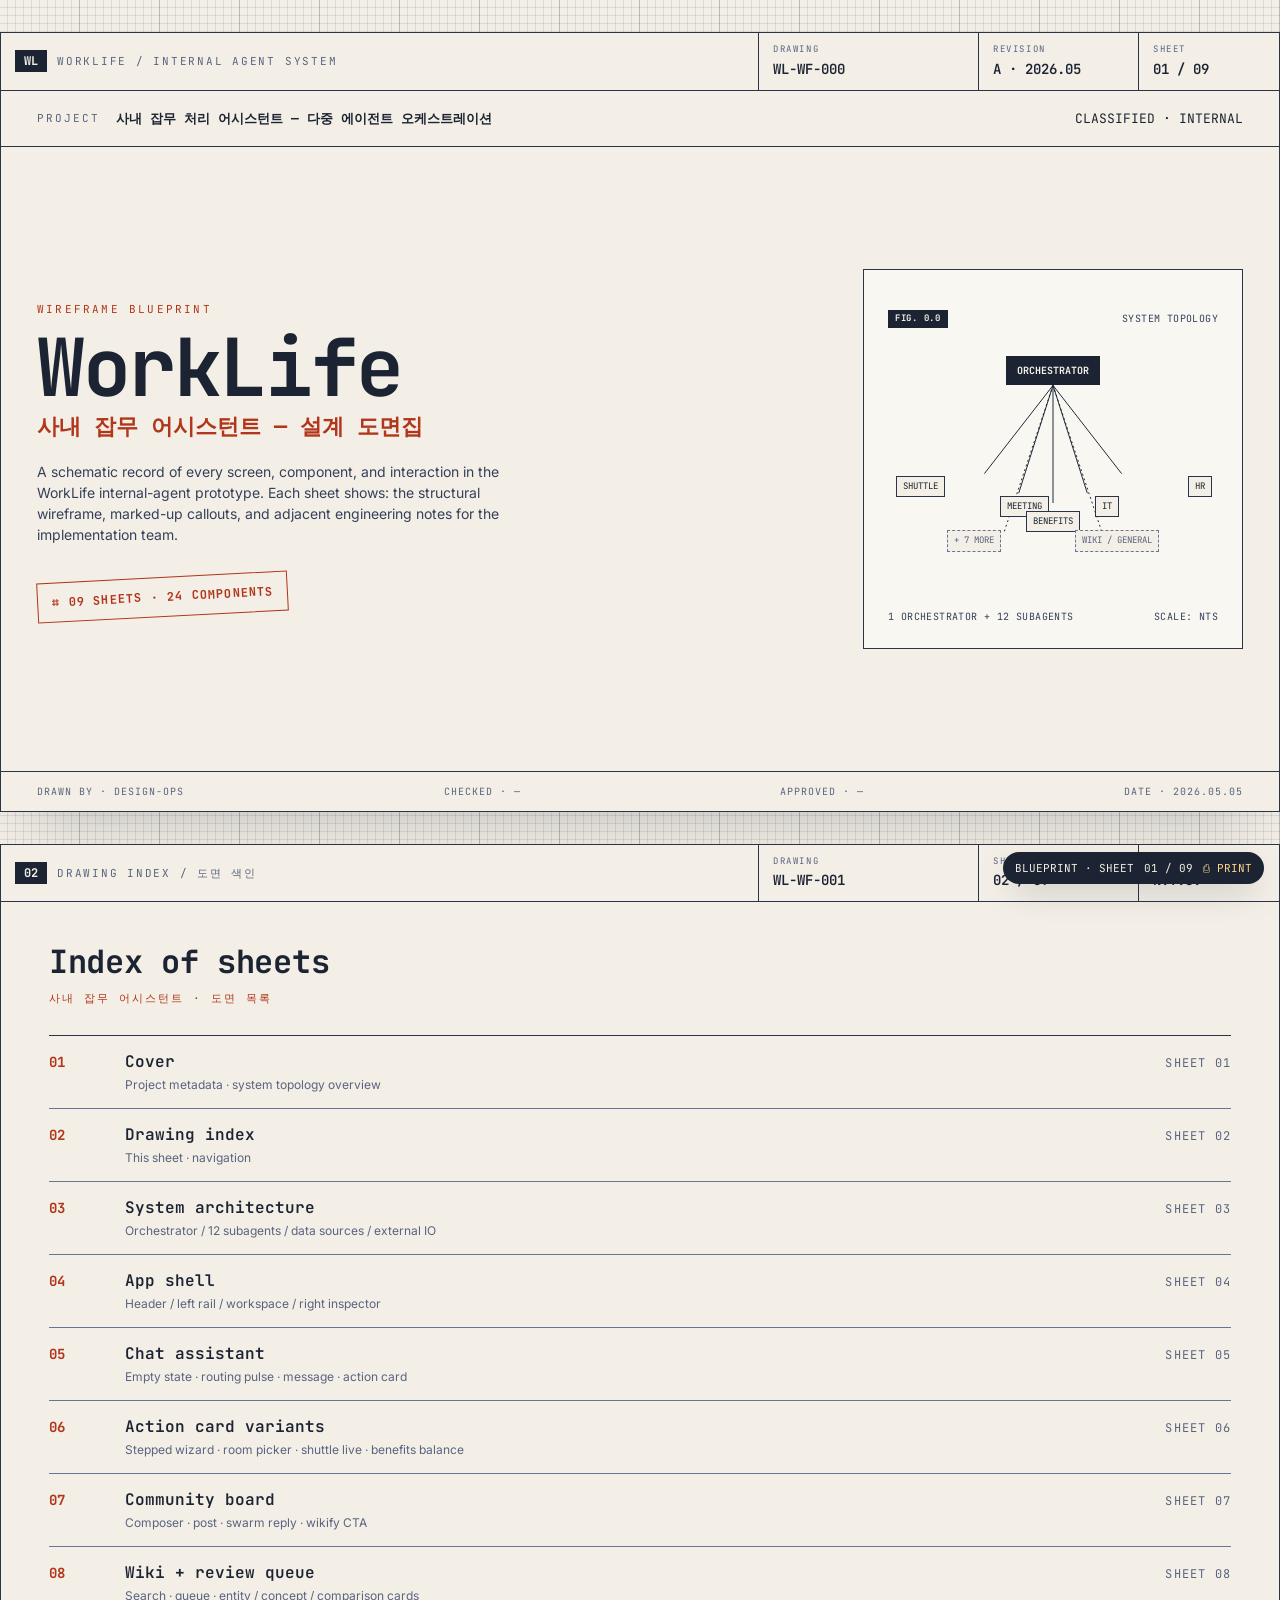
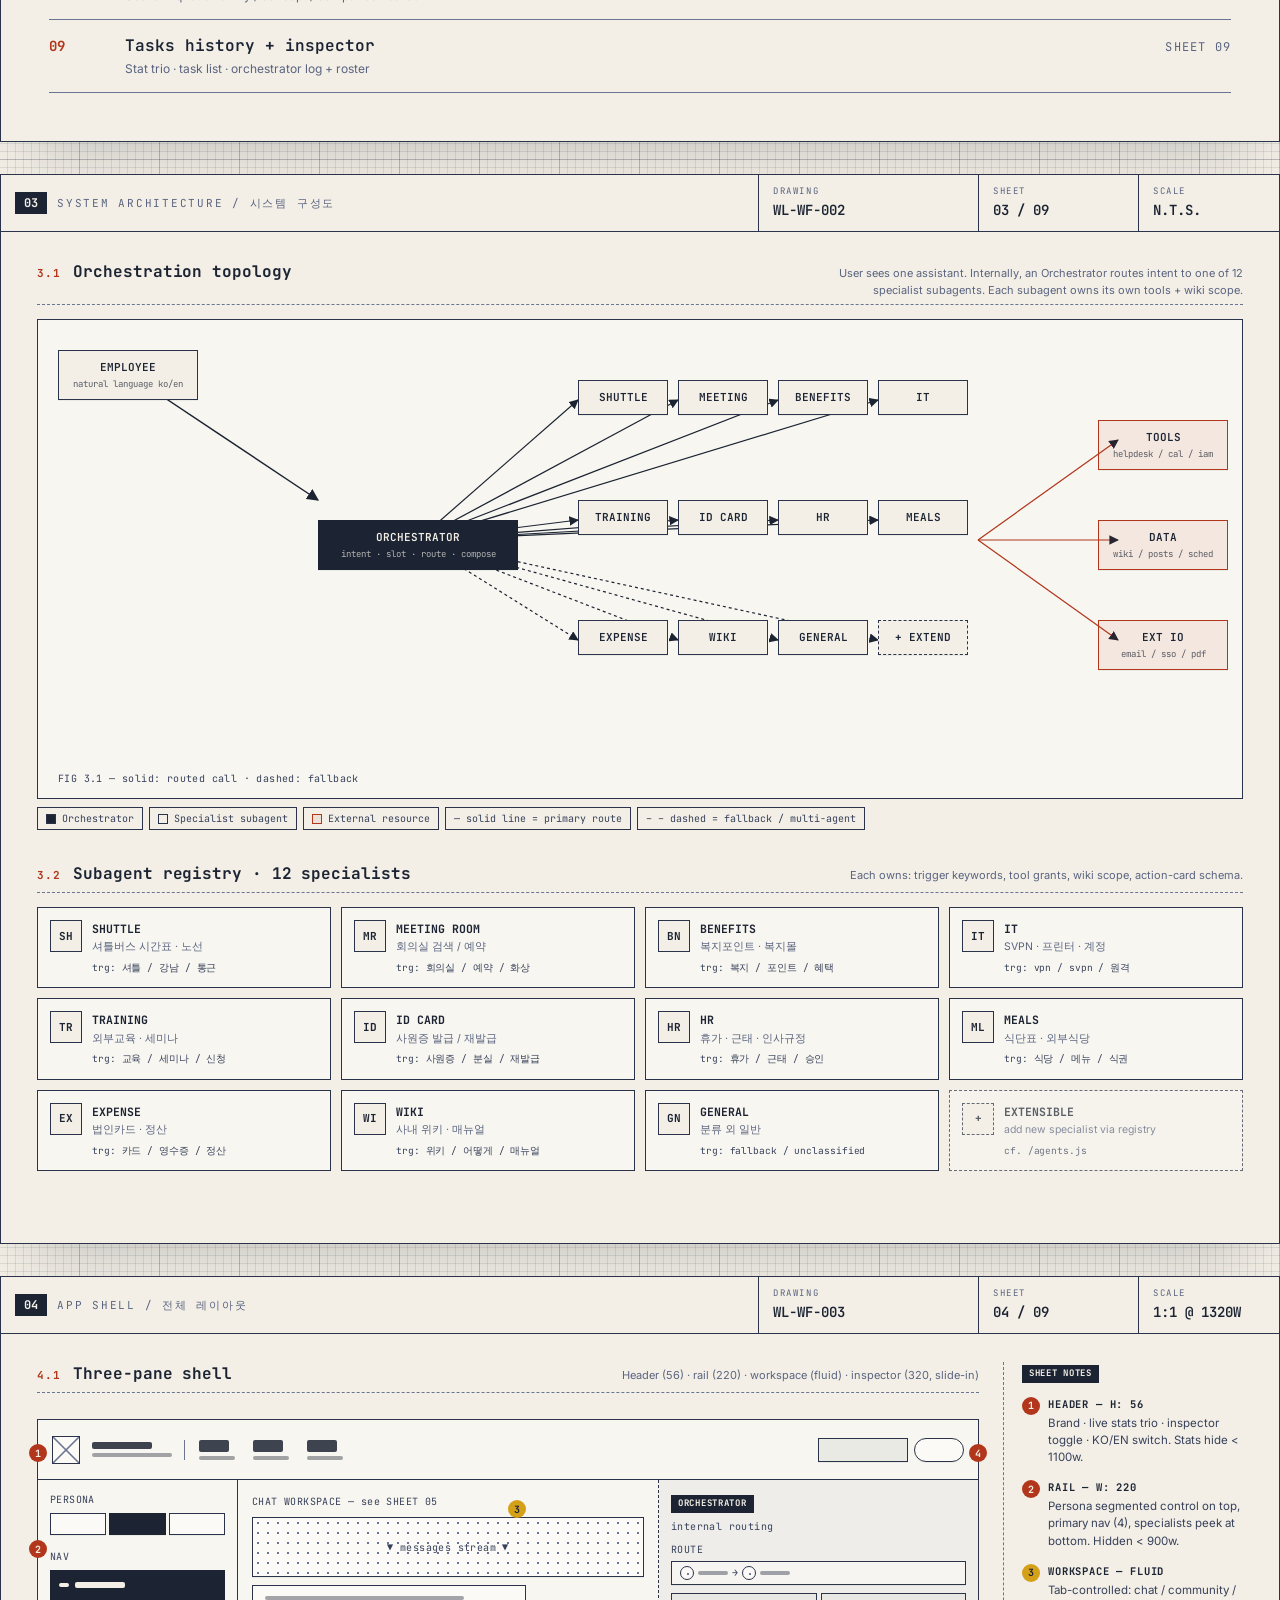
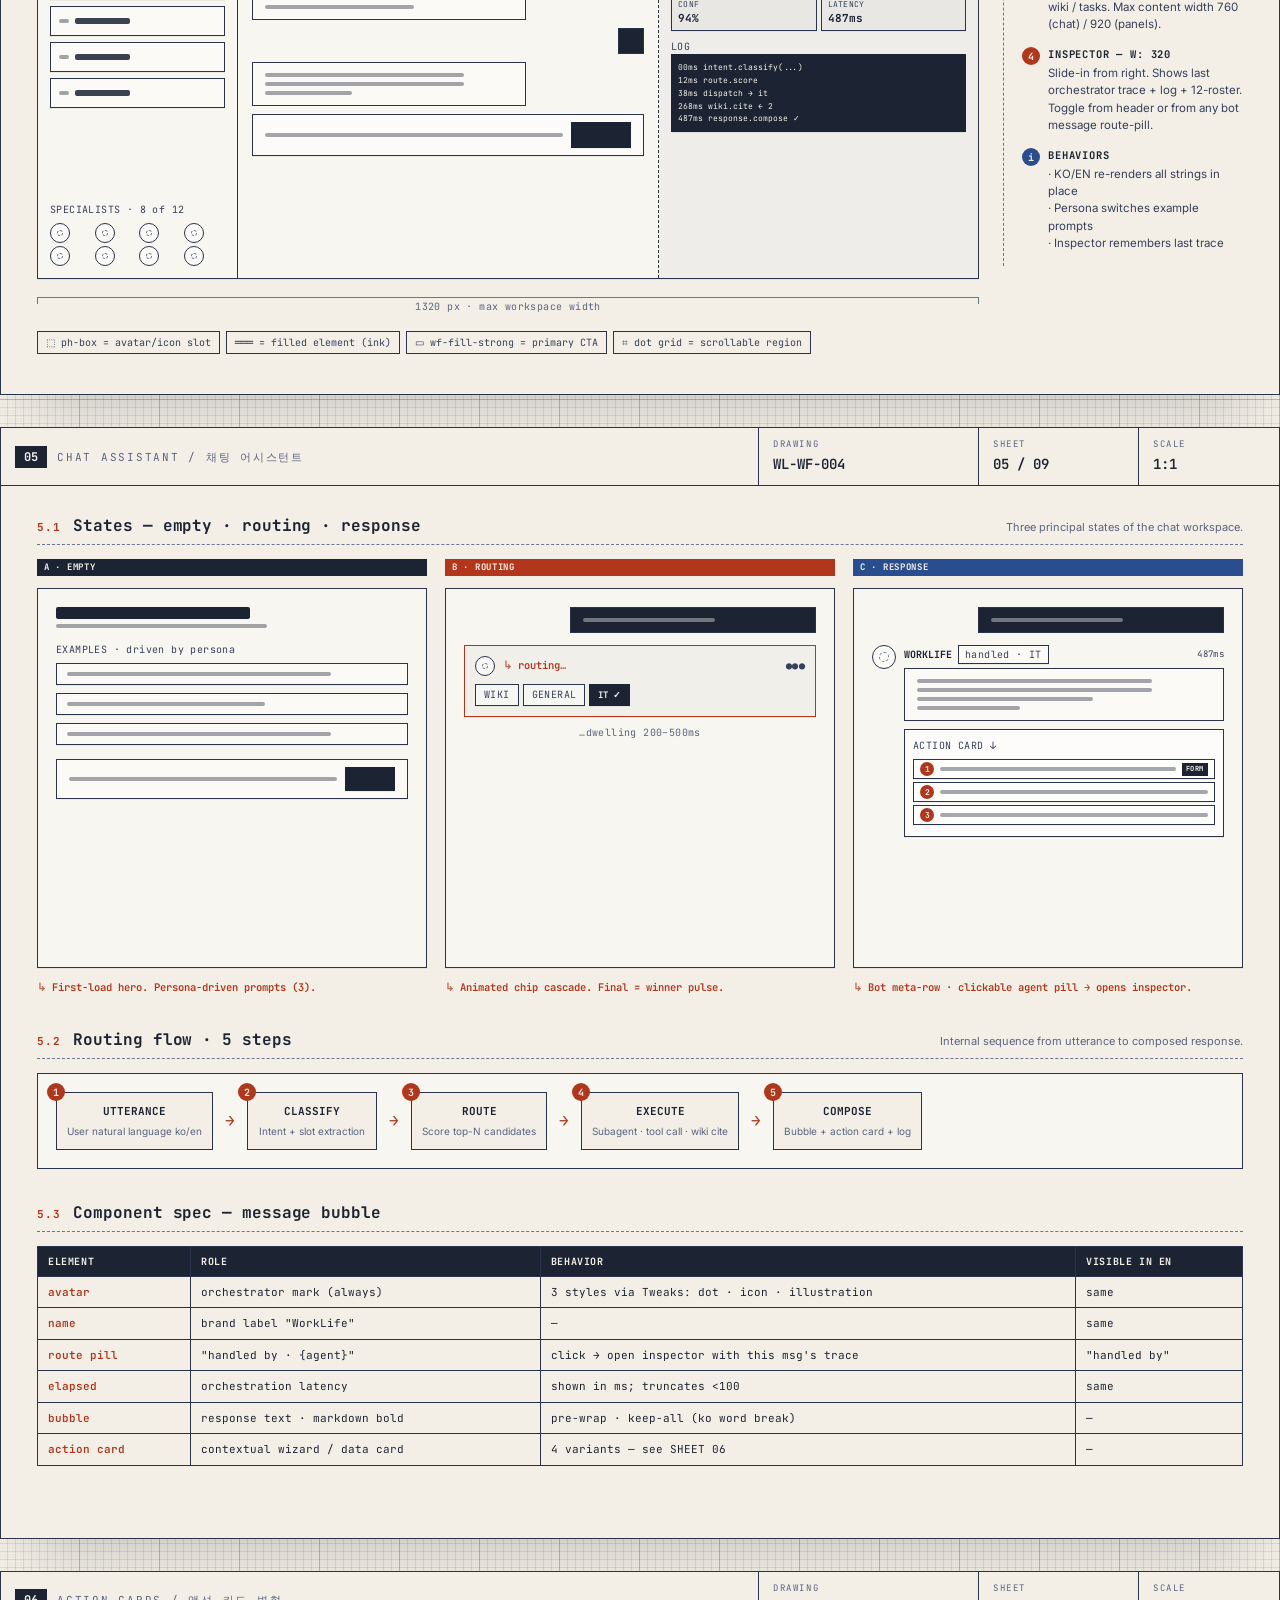
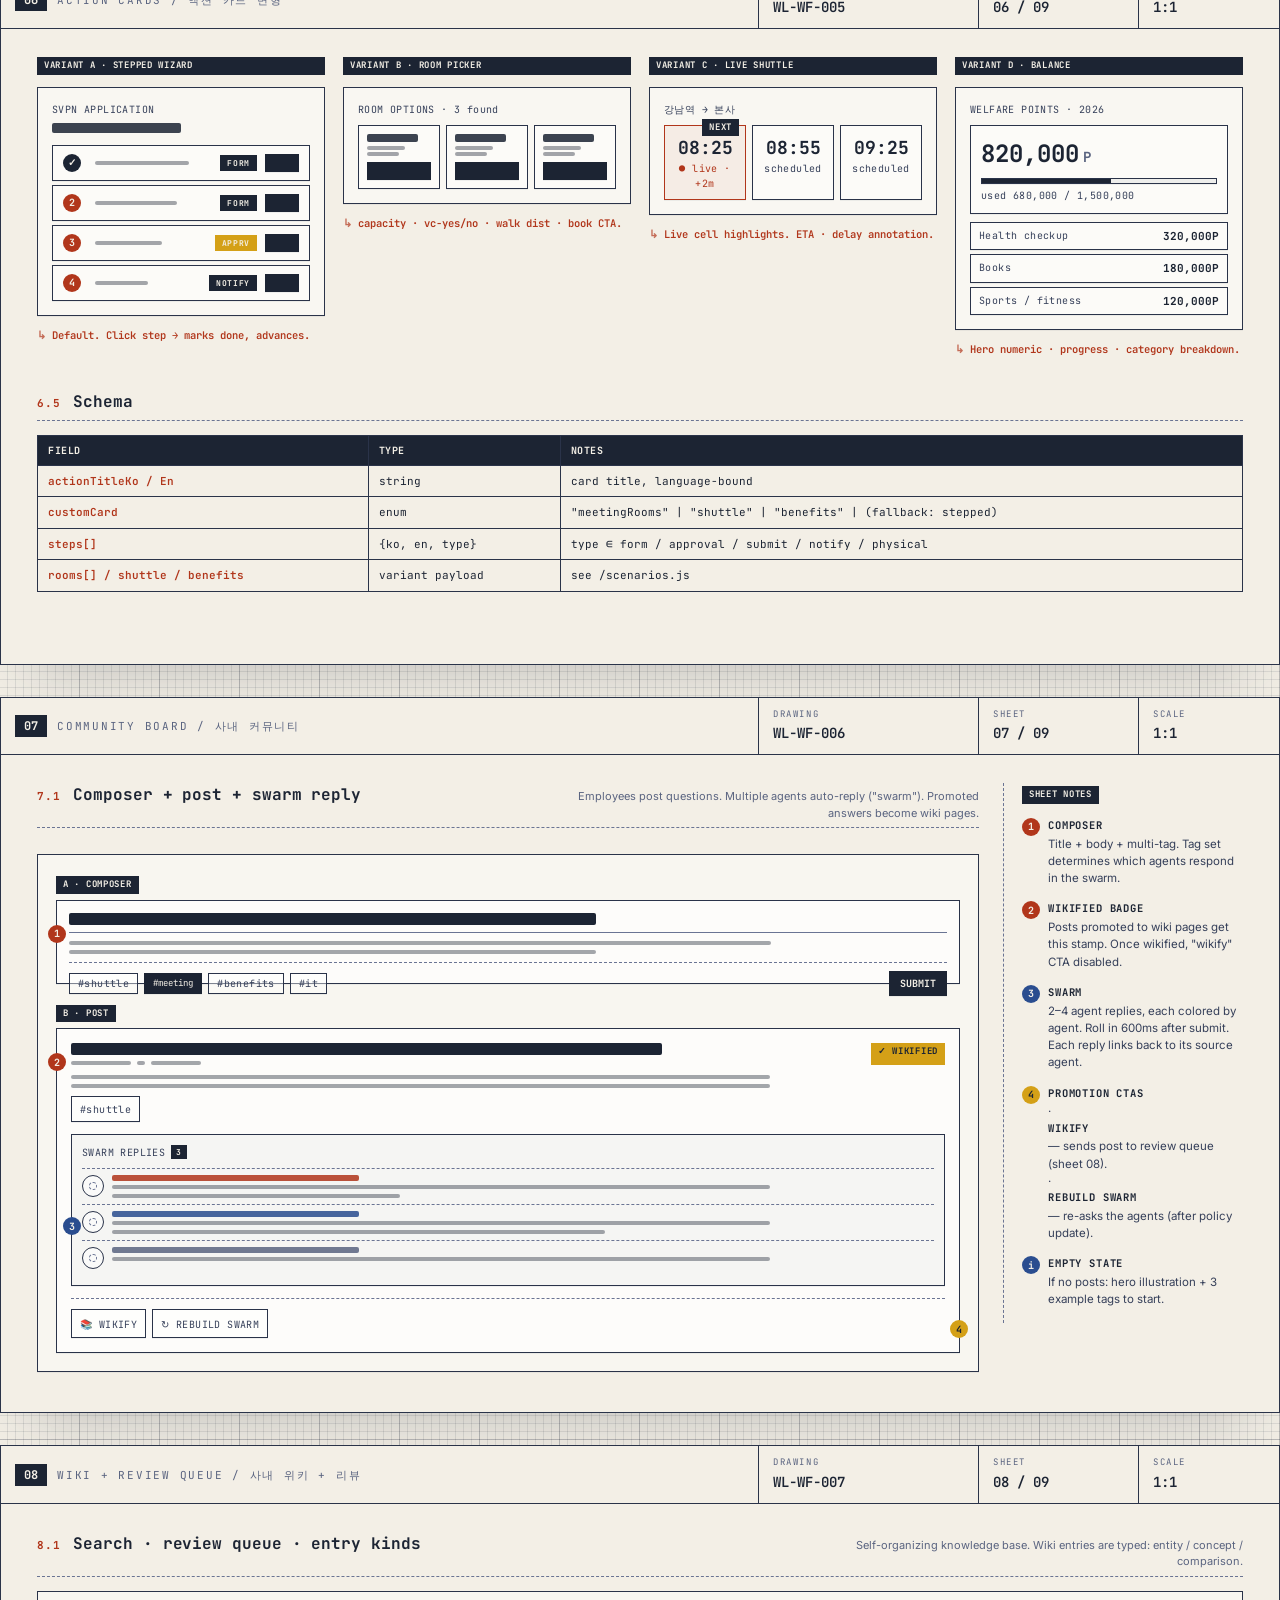
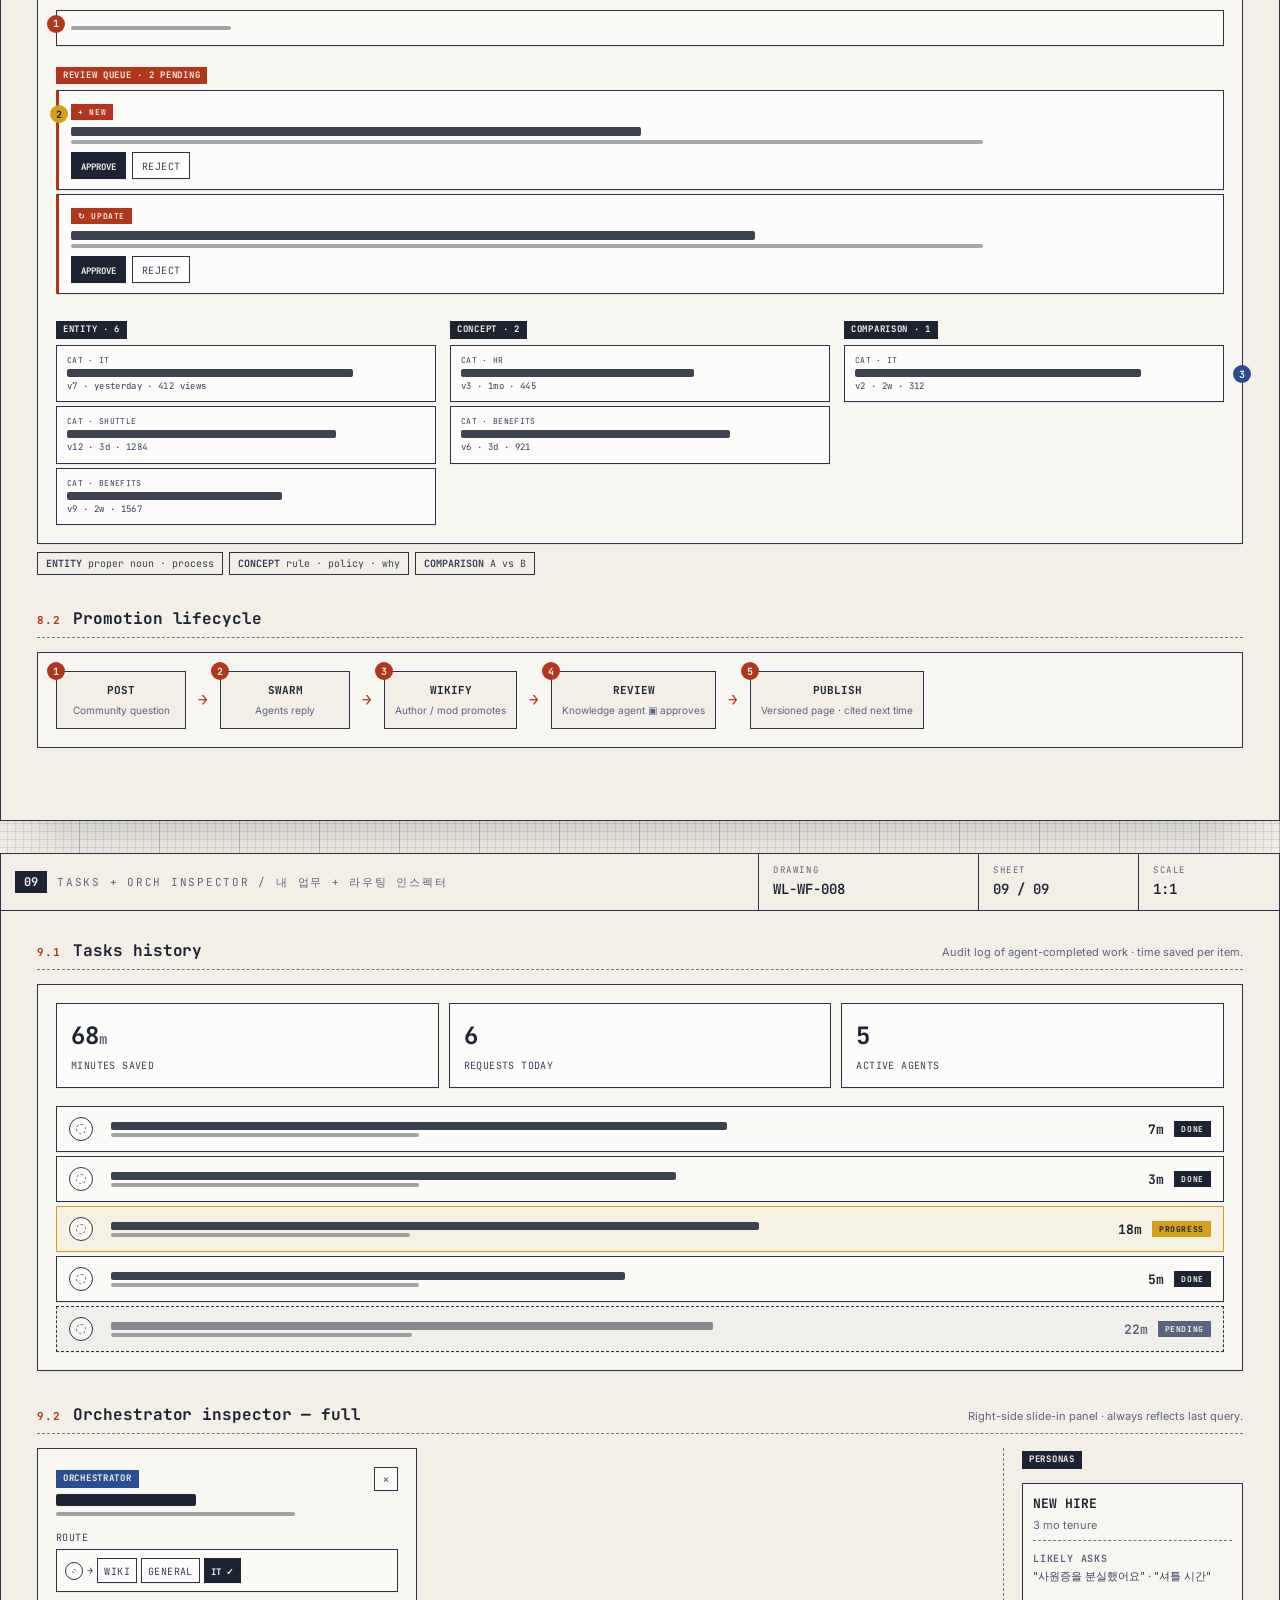
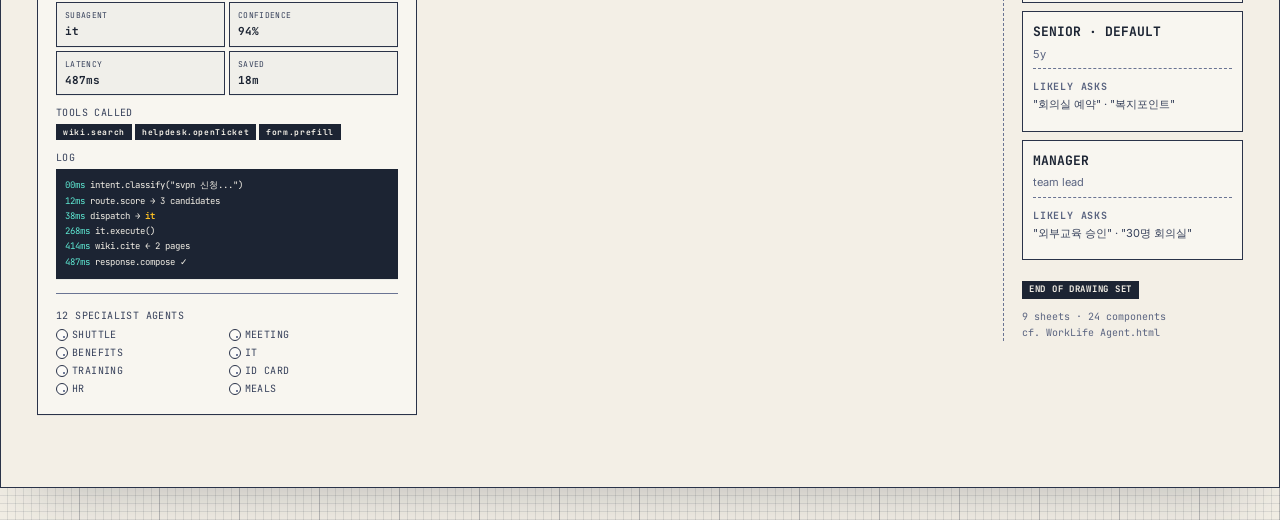
<file: WorkLife Wireframe.html>
<!doctype html>
<html lang="en">
<head>
<meta charset="utf-8">
<meta name="viewport" content="width=device-width,initial-scale=1">
<title>WorkLife · Wireframe Blueprint</title>
<link rel="preconnect" href="https://fonts.googleapis.com">
<link href="https://fonts.googleapis.com/css2?family=JetBrains+Mono:wght@400;500;600;700&family=Inter:wght@400;500;600;700&display=swap" rel="stylesheet">
<style>
  :root{
    --paper: #f3efe6;            /* warm vellum */
    --paper-2: #ebe6da;
    --ink: #1c2433;              /* deep navy ink */
    --ink-2: #36405a;
    --ink-3: #5a6480;
    --line: #2a3349;
    --line-soft: #6a7493;
    --grid: rgba(28,36,51,0.10);
    --grid-strong: rgba(28,36,51,0.18);
    --accent: #b1361b;            /* red-pencil annotations */
    --accent-2: #d4a017;          /* amber callout */
    --note: #2a4d8f;              /* blue note */
    --shadow: 0 1px 0 rgba(28,36,51,0.06);
  }
  *{box-sizing:border-box}
  html,body{margin:0}
  body{
    background: var(--paper);
    color: var(--ink);
    font-family: "Inter", -apple-system, system-ui, sans-serif;
    font-size: 13px;
    line-height: 1.5;
    -webkit-font-smoothing: antialiased;
    /* dual grid: minor 8px + major 80px */
    background-image:
      linear-gradient(var(--grid) 1px, transparent 1px),
      linear-gradient(90deg, var(--grid) 1px, transparent 1px),
      linear-gradient(var(--grid-strong) 1px, transparent 1px),
      linear-gradient(90deg, var(--grid-strong) 1px, transparent 1px);
    background-size: 8px 8px, 8px 8px, 80px 80px, 80px 80px;
    background-position: -1px -1px, -1px -1px, -1px -1px, -1px -1px;
  }
  .mono{font-family:"JetBrains Mono", ui-monospace, Menlo, monospace}

  /* Page (one per topic) */
  .page{
    max-width: 1320px;
    margin: 32px auto;
    background: var(--paper);
    border: 1.5px solid var(--line);
    box-shadow: 0 24px 60px -30px rgba(28,36,51,0.35);
    page-break-after: always;
    position: relative;
    overflow: hidden;
  }
  .page:last-child{page-break-after:auto}

  /* Title block (architectural-style cartouche) */
  .title-block{
    border-bottom: 1.5px solid var(--line);
    display: grid;
    grid-template-columns: 1fr 220px 160px 140px;
    align-items: stretch;
  }
  .tb-cell{
    padding: 10px 14px;
    border-right: 1px solid var(--line);
    display: flex; flex-direction: column; gap: 2px;
    justify-content: center;
  }
  .tb-cell:last-child{border-right:0}
  .tb-label{
    font-family: "JetBrains Mono", monospace;
    font-size: 9px; letter-spacing: 0.18em;
    text-transform: uppercase;
    color: var(--ink-3);
  }
  .tb-value{
    font-family: "JetBrains Mono", monospace;
    font-size: 14px; font-weight: 600;
    color: var(--ink);
  }
  .tb-title h1{
    margin: 0;
    font-family: "JetBrains Mono", monospace;
    font-size: 22px; font-weight: 700;
    letter-spacing: -0.01em;
  }
  .tb-title .sub{
    font-size: 12px; color: var(--ink-2);
    margin-top: 2px;
  }
  .tb-title .num{
    display: inline-block;
    margin-right: 10px;
    background: var(--ink);
    color: var(--paper);
    padding: 2px 9px;
    font-family: "JetBrains Mono", monospace;
    font-size: 12px; font-weight: 700;
    border-radius: 0;
  }

  /* Page body */
  .page-body{
    padding: 28px 36px 40px;
  }

  /* Section header */
  .section{
    margin-bottom: 32px;
  }
  .section-head{
    display: flex; align-items: baseline; gap: 12px;
    margin-bottom: 14px;
    border-bottom: 1px dashed var(--line-soft);
    padding-bottom: 6px;
  }
  .section-head .num{
    font-family: "JetBrains Mono", monospace;
    font-size: 11px; font-weight: 700;
    color: var(--accent);
    letter-spacing: 0.1em;
  }
  .section-head h2{
    margin: 0;
    font-family: "JetBrains Mono", monospace;
    font-size: 16px; font-weight: 700;
    letter-spacing: -0.005em;
  }
  .section-head .desc{
    margin-left: auto;
    font-size: 11px; color: var(--ink-3);
    max-width: 420px;
    text-align: right;
  }

  /* ===== Wireframe primitives ===== */
  .wf{
    background: rgba(255,255,255,0.4);
    border: 1.5px solid var(--line);
    position: relative;
    box-shadow: var(--shadow);
  }
  .wf-dashed{ border-style: dashed; }
  .wf-thin{ border-width: 1px; }
  .wf-fill{ background: rgba(28,36,51,0.06); }
  .wf-fill-strong{ background: var(--ink); color: var(--paper); border-color: var(--ink); }
  .wf-fill-soft{ background: rgba(28,36,51,0.03); }
  .wf-hatch{
    background-image:
      repeating-linear-gradient(135deg, var(--ink) 0 1px, transparent 1px 6px);
    background-color: rgba(28,36,51,0.04);
  }
  .wf-dotgrid{
    background-image: radial-gradient(var(--line-soft) 1px, transparent 1px);
    background-size: 10px 10px;
  }

  /* Placeholder X-box (image / icon stand-in) */
  .ph-box{
    border: 1.5px solid var(--line);
    position: relative;
    background: rgba(255,255,255,0.5);
  }
  .ph-box::before, .ph-box::after{
    content: "";
    position: absolute; inset: 0;
    background: linear-gradient(to top right, transparent calc(50% - 1px), var(--line-soft) calc(50% - 0.5px), var(--line-soft) calc(50% + 0.5px), transparent calc(50% + 1px));
  }
  .ph-box::after{
    background: linear-gradient(to top left, transparent calc(50% - 1px), var(--line-soft) calc(50% - 0.5px), var(--line-soft) calc(50% + 0.5px), transparent calc(50% + 1px));
  }
  .ph-circle{
    border: 1.5px solid var(--line);
    border-radius: 50%;
    background: rgba(255,255,255,0.5);
    position: relative;
  }
  .ph-circle::after{
    content:""; position:absolute; inset:6px;
    border-radius: 50%;
    border: 1px dashed var(--line-soft);
  }

  /* Lines (text bars) */
  .lines{ display: flex; flex-direction: column; gap: 5px; }
  .ln{ height: 8px; background: var(--ink); opacity: 0.85; border-radius: 2px; }
  .ln.short{ width: 35%; }
  .ln.med{ width: 60%; }
  .ln.long{ width: 80%; }
  .ln.full{ width: 100%; }
  .ln.faint{ opacity: 0.35; }
  .ln.thin{ height: 4px; opacity: 0.4; }
  .ln.thick{ height: 12px; opacity: 1; }

  /* Labels & callouts */
  .lbl{
    font-family: "JetBrains Mono", monospace;
    font-size: 10px;
    color: var(--ink-2);
    letter-spacing: 0.04em;
  }
  .lbl-tag{
    display: inline-block;
    background: var(--ink);
    color: var(--paper);
    padding: 2px 7px;
    font-family: "JetBrains Mono", monospace;
    font-size: 9px;
    font-weight: 700;
    letter-spacing: 0.08em;
  }
  .annot{
    font-family: "JetBrains Mono", monospace;
    font-size: 10.5px;
    color: var(--accent);
    font-weight: 600;
  }
  .annot::before{ content: "↳ "; opacity: 0.7; }

  /* Numbered marker (red circle) */
  .marker{
    display: inline-grid; place-items: center;
    width: 18px; height: 18px;
    border-radius: 50%;
    background: var(--accent);
    color: var(--paper);
    font-family: "JetBrains Mono", monospace;
    font-size: 10px;
    font-weight: 700;
    flex-shrink: 0;
  }
  .marker.amber{ background: var(--accent-2); color: var(--ink); }
  .marker.note{ background: var(--note); }
  .marker.ink{ background: var(--ink); }

  /* Dimension line */
  .dim{
    position: relative;
    color: var(--ink-3);
    font-family: "JetBrains Mono", monospace;
    font-size: 10px;
    letter-spacing: 0.04em;
  }
  .dim-h{
    height: 14px;
    margin-top: 6px;
    border-top: 1px solid var(--line-soft);
    text-align: center;
    padding-top: 1px;
  }
  .dim-h::before, .dim-h::after{
    content:""; position:absolute; top: 0;
    width: 1px; height: 6px; background: var(--line-soft);
  }
  .dim-h::before{ left: 0; }
  .dim-h::after{ right: 0; }

  /* Side-by-side */
  .row{ display: flex; gap: 24px; align-items: flex-start; }
  .col{ flex: 1; min-width: 0; display: flex; flex-direction: column; gap: 12px; }

  /* Notes block (margin notes column) */
  .notes-col{
    width: 240px; flex-shrink: 0;
    border-left: 1px dashed var(--line-soft);
    padding-left: 18px;
  }
  .note-item{
    margin-bottom: 14px;
    display: flex; gap: 8px; align-items: flex-start;
  }
  .note-item .body{
    font-size: 11.5px;
    color: var(--ink-2);
  }
  .note-item .body b{
    display: block;
    font-family: "JetBrains Mono", monospace;
    font-size: 10.5px;
    text-transform: uppercase;
    letter-spacing: 0.08em;
    margin-bottom: 2px;
    color: var(--ink);
  }

  /* App-shell wireframe (specific) */
  .wf-shell{
    height: 460px;
    display: grid;
    grid-template-columns: 200px 1fr 320px;
    grid-template-rows: 60px 1fr;
  }
  .wf-shell > .header{ grid-column: 1 / -1; border-bottom: 1.5px solid var(--line); padding: 10px 14px; display: flex; align-items: center; gap: 12px; }
  .wf-shell > .rail{ border-right: 1.5px solid var(--line); padding: 12px; display: flex; flex-direction: column; gap: 6px; }
  .wf-shell > .main{ padding: 14px; }
  .wf-shell > .insp{ border-left: 1.5px dashed var(--line); padding: 12px; background: rgba(28,36,51,0.04); }

  /* Stack util */
  .stack{ display: flex; flex-direction: column; gap: 8px; }
  .stack-tight{ display: flex; flex-direction: column; gap: 4px; }

  /* Specific component: chat bubble (wireframe) */
  .wf-bubble{
    border: 1.5px solid var(--line);
    padding: 10px 12px;
    background: rgba(255,255,255,0.5);
    max-width: 70%;
    position: relative;
  }
  .wf-bubble.user{ background: var(--ink); color: var(--paper); margin-left: auto; }
  .wf-bubble.user .ln{ background: var(--paper); }
  .wf-bubble.bot{ }

  /* Topic legend strip */
  .legend{
    display: flex; flex-wrap: wrap; gap: 6px;
    margin-top: 8px;
  }
  .legend-item{
    display: inline-flex; align-items: center; gap: 6px;
    font-family: "JetBrains Mono", monospace;
    font-size: 10px;
    color: var(--ink-2);
    border: 1px solid var(--line);
    padding: 3px 8px;
  }
  .legend-item .swatch{
    width: 10px; height: 10px;
    border: 1px solid var(--line);
  }

  /* Toc page */
  .toc{
    padding: 36px 48px 48px;
  }
  .toc h1{
    font-family: "JetBrains Mono", monospace;
    font-size: 32px;
    margin: 0 0 4px;
    letter-spacing: -0.01em;
  }
  .toc .kicker{
    font-family: "JetBrains Mono", monospace;
    font-size: 11px;
    color: var(--accent);
    letter-spacing: 0.18em;
    text-transform: uppercase;
    margin-bottom: 28px;
  }
  .toc-list{
    border-top: 1.5px solid var(--line);
  }
  .toc-row{
    display: grid;
    grid-template-columns: 60px 1fr auto;
    gap: 16px;
    padding: 14px 0;
    border-bottom: 1px solid var(--line-soft);
    align-items: baseline;
  }
  .toc-row .num{
    font-family: "JetBrains Mono", monospace;
    font-size: 14px; font-weight: 700;
    color: var(--accent);
  }
  .toc-row .ttl{
    font-family: "JetBrains Mono", monospace;
    font-size: 16px; font-weight: 600;
  }
  .toc-row .ttl small{
    display: block;
    font-family: "Inter", sans-serif;
    font-size: 12px; font-weight: 400;
    color: var(--ink-3);
    margin-top: 2px;
  }
  .toc-row .pg{
    font-family: "JetBrains Mono", monospace;
    font-size: 12px;
    color: var(--ink-3);
    letter-spacing: 0.1em;
  }

  /* Cover */
  .cover{
    height: 80vh;
    min-height: 700px;
    display: grid;
    grid-template-rows: auto 1fr auto;
    padding: 0;
  }
  .cover .top{
    border-bottom: 1.5px solid var(--line);
    padding: 18px 36px;
    display: flex; align-items: center; gap: 16px;
  }
  .cover .mid{
    padding: 36px;
    display: grid;
    grid-template-columns: 1fr 380px;
    gap: 36px;
    align-items: center;
  }
  .cover h1{
    margin: 0;
    font-family: "JetBrains Mono", monospace;
    font-size: 80px;
    line-height: 0.92;
    letter-spacing: -0.03em;
    font-weight: 700;
  }
  .cover h1 small{
    display: block;
    font-size: 22px;
    color: var(--accent);
    margin-top: 12px;
    letter-spacing: 0;
  }
  .cover .lede{
    font-size: 14px;
    color: var(--ink-2);
    max-width: 500px;
    margin-top: 24px;
  }
  .cover .stamp{
    border: 1.5px solid var(--accent);
    color: var(--accent);
    padding: 10px 14px;
    font-family: "JetBrains Mono", monospace;
    font-size: 12px;
    font-weight: 700;
    letter-spacing: 0.1em;
    text-transform: uppercase;
    transform: rotate(-3deg);
    display: inline-block;
    margin-top: 18px;
  }
  .cover .schematic{
    border: 1.5px solid var(--line);
    background: rgba(255,255,255,0.5);
    aspect-ratio: 1;
    padding: 24px;
    display: grid; grid-template-rows: 50px 1fr 60px;
    gap: 12px;
    position: relative;
  }
  .cover .bottom{
    border-top: 1.5px solid var(--line);
    padding: 12px 36px;
    display: flex; justify-content: space-between;
    font-family: "JetBrains Mono", monospace;
    font-size: 10px;
    color: var(--ink-3);
    letter-spacing: 0.1em;
  }

  /* Architecture diagram */
  .arch{
    position: relative;
    height: 480px;
    background: rgba(255,255,255,0.4);
    border: 1.5px solid var(--line);
  }
  .arch-svg{ position: absolute; inset: 0; width: 100%; height: 100%; }
  .arch-node{
    position: absolute;
    background: var(--paper);
    border: 1.5px solid var(--line);
    padding: 8px 10px;
    font-family: "JetBrains Mono", monospace;
    font-size: 11px;
    font-weight: 600;
    text-align: center;
    box-shadow: var(--shadow);
    z-index: 2;
  }
  .arch-node.orch{ background: var(--ink); color: var(--paper); border-color: var(--ink); }
  .arch-node small{ display: block; font-weight: 400; opacity: 0.7; font-size: 9px; margin-top: 2px; }

  /* Routing flow */
  .flow{
    display: flex; align-items: center; gap: 12px;
    padding: 18px;
    border: 1.5px solid var(--line);
    background: rgba(255,255,255,0.4);
    overflow-x: auto;
  }
  .flow-step{
    flex-shrink: 0;
    min-width: 130px;
    border: 1.5px solid var(--line);
    background: var(--paper);
    padding: 10px;
    text-align: center;
    position: relative;
  }
  .flow-step .step-num{
    position: absolute; top: -10px; left: -10px;
  }
  .flow-step .ttl{
    font-family: "JetBrains Mono", monospace;
    font-size: 11px; font-weight: 700;
    margin-bottom: 4px;
  }
  .flow-step .desc{
    font-size: 10px; color: var(--ink-3);
  }
  .flow-arrow{
    flex-shrink: 0;
    color: var(--accent);
    font-size: 16px;
    font-family: "JetBrains Mono", monospace;
  }

  /* Component spec table */
  .spec-table{
    width: 100%;
    border-collapse: collapse;
    font-family: "JetBrains Mono", monospace;
    font-size: 11px;
  }
  .spec-table th, .spec-table td{
    border: 1px solid var(--line);
    padding: 7px 10px;
    text-align: left;
    vertical-align: top;
  }
  .spec-table th{
    background: var(--ink);
    color: var(--paper);
    font-weight: 700;
    font-size: 10px;
    letter-spacing: 0.06em;
    text-transform: uppercase;
  }
  .spec-table td:first-child{ font-weight: 600; color: var(--accent); }

  /* Print */
  @media print{
    body{ background: #fff; }
    .page{ margin: 0; box-shadow: none; border: none; page-break-after: always; }
    .toolbar{ display: none; }
  }

  /* Floating toolbar */
  .toolbar{
    position: fixed; bottom: 16px; right: 16px;
    background: var(--ink); color: var(--paper);
    padding: 8px 12px;
    font-family: "JetBrains Mono", monospace;
    font-size: 11px;
    border-radius: 999px;
    z-index: 50;
    display: flex; align-items: center; gap: 10px;
    box-shadow: 0 12px 32px -12px rgba(28,36,51,0.5);
  }
  .toolbar a{ color: #ffd58a; text-decoration: none; }

  .agent-grid-12{
    display: grid;
    grid-template-columns: repeat(4, 1fr);
    gap: 10px;
  }
  .agent-tile{
    border: 1.5px solid var(--line);
    background: rgba(255,255,255,0.4);
    padding: 12px;
    display: flex; gap: 10px; align-items: flex-start;
  }
  .agent-tile .gly{
    width: 32px; height: 32px;
    border: 1.5px solid var(--line);
    display: grid; place-items: center;
    font-family: "JetBrains Mono", monospace;
    font-size: 11px; font-weight: 700;
    flex-shrink: 0;
    background: var(--paper);
  }
  .agent-tile .name{
    font-family: "JetBrains Mono", monospace;
    font-size: 11.5px; font-weight: 700;
    margin-bottom: 2px;
  }
  .agent-tile .role{ font-size: 10.5px; color: var(--ink-3); }
  .agent-tile .triggers{
    margin-top: 6px;
    font-family: "JetBrains Mono", monospace;
    font-size: 9.5px;
    color: var(--ink-2);
    letter-spacing: -0.01em;
  }

  /* Persona cards */
  .persona-row{
    display: grid;
    grid-template-columns: repeat(3, 1fr);
    gap: 14px;
  }
  .persona-card{
    border: 1.5px solid var(--line);
    background: rgba(255,255,255,0.4);
    padding: 14px;
  }
  .persona-card h4{
    margin: 0 0 4px;
    font-family: "JetBrains Mono", monospace;
    font-size: 13px; font-weight: 700;
  }
  .persona-card .role{
    font-size: 11px; color: var(--ink-3);
    margin-bottom: 10px;
    border-bottom: 1px dashed var(--line-soft);
    padding-bottom: 6px;
  }
  .persona-card .needs{
    font-size: 11px; color: var(--ink-2);
    margin-bottom: 8px;
  }
  .persona-card .needs b{
    display: block;
    font-family: "JetBrains Mono", monospace;
    font-size: 10px;
    text-transform: uppercase;
    letter-spacing: 0.08em;
    color: var(--ink-3);
    margin-bottom: 2px;
  }
</style>
</head>
<body>

<div class="toolbar">
  <span>BLUEPRINT · SHEET</span>
  <span class="mono" id="sheet-counter">01 / 09</span>
  <a href="javascript:window.print()">⎙ PRINT</a>
</div>

<!-- ==================== COVER ==================== -->
<section class="page" id="p-cover">
  <div class="title-block">
    <div class="tb-cell tb-title">
      <div><span class="num">WL</span><span class="mono" style="font-size:11px;color:var(--ink-3);letter-spacing:.16em">WORKLIFE / INTERNAL AGENT SYSTEM</span></div>
    </div>
    <div class="tb-cell">
      <div class="tb-label">Drawing</div>
      <div class="tb-value">WL-WF-000</div>
    </div>
    <div class="tb-cell">
      <div class="tb-label">Revision</div>
      <div class="tb-value">A · 2026.05</div>
    </div>
    <div class="tb-cell">
      <div class="tb-label">Sheet</div>
      <div class="tb-value">01 / 09</div>
    </div>
  </div>

  <div class="cover">
    <div class="top">
      <div class="mono" style="font-size:11px;letter-spacing:.18em;color:var(--ink-3)">PROJECT</div>
      <div class="mono" style="font-size:13px;font-weight:700">사내 잡무 처리 어시스턴트 — 다중 에이전트 오케스트레이션</div>
      <div style="margin-left:auto" class="mono" style="font-size:11px;color:var(--ink-3)">CLASSIFIED · INTERNAL</div>
    </div>

    <div class="mid">
      <div>
        <div class="mono" style="font-size:11px;letter-spacing:.2em;color:var(--accent);text-transform:uppercase;margin-bottom:14px">Wireframe Blueprint</div>
        <h1>WorkLife<small>사내 잡무 어시스턴트 — 설계 도면집</small></h1>
        <p class="lede">A schematic record of every screen, component, and interaction in the WorkLife internal-agent prototype. Each sheet shows: the structural wireframe, marked-up callouts, and adjacent engineering notes for the implementation team.</p>
        <div class="stamp">⌗ 09 sheets · 24 components</div>
      </div>
      <div class="schematic">
        <div style="display:flex;justify-content:space-between;align-items:center">
          <div class="lbl-tag">FIG. 0.0</div>
          <div class="lbl">SYSTEM TOPOLOGY</div>
        </div>
        <div style="position:relative">
          <!-- mini topology -->
          <div style="position:absolute;left:50%;top:0;transform:translateX(-50%);border:1.5px solid var(--ink);background:var(--ink);color:var(--paper);padding:6px 10px;font-family:'JetBrains Mono',monospace;font-size:10px;font-weight:700">ORCHESTRATOR</div>
          <svg viewBox="0 0 200 200" style="width:100%;height:100%;position:absolute;inset:0">
            <g stroke="#1c2433" stroke-width="1" fill="none">
              <line x1="100" y1="30" x2="30" y2="120"/>
              <line x1="100" y1="30" x2="65" y2="140"/>
              <line x1="100" y1="30" x2="100" y2="150"/>
              <line x1="100" y1="30" x2="135" y2="140"/>
              <line x1="100" y1="30" x2="170" y2="120"/>
              <line x1="100" y1="30" x2="50" y2="180" stroke-dasharray="2 3"/>
              <line x1="100" y1="30" x2="150" y2="180" stroke-dasharray="2 3"/>
            </g>
          </svg>
          <div style="position:absolute;left:8px;top:120px;border:1px solid var(--line);background:var(--paper);padding:3px 6px;font-family:'JetBrains Mono',monospace;font-size:9px">SHUTTLE</div>
          <div style="position:absolute;left:34%;top:140px;border:1px solid var(--line);background:var(--paper);padding:3px 6px;font-family:'JetBrains Mono',monospace;font-size:9px">MEETING</div>
          <div style="position:absolute;left:50%;top:155px;transform:translateX(-50%);border:1px solid var(--line);background:var(--paper);padding:3px 6px;font-family:'JetBrains Mono',monospace;font-size:9px">BENEFITS</div>
          <div style="position:absolute;right:30%;top:140px;border:1px solid var(--line);background:var(--paper);padding:3px 6px;font-family:'JetBrains Mono',monospace;font-size:9px">IT</div>
          <div style="position:absolute;right:6px;top:120px;border:1px solid var(--line);background:var(--paper);padding:3px 6px;font-family:'JetBrains Mono',monospace;font-size:9px">HR</div>
          <div style="position:absolute;left:18%;bottom:0;border:1px dashed var(--line-soft);background:var(--paper);padding:3px 6px;font-family:'JetBrains Mono',monospace;font-size:9px;color:var(--ink-3)">+ 7 MORE</div>
          <div style="position:absolute;right:18%;bottom:0;border:1px dashed var(--line-soft);background:var(--paper);padding:3px 6px;font-family:'JetBrains Mono',monospace;font-size:9px;color:var(--ink-3)">WIKI / GENERAL</div>
        </div>
        <div style="display:flex;justify-content:space-between;align-items:flex-end">
          <div class="lbl">1 ORCHESTRATOR + 12 SUBAGENTS</div>
          <div class="lbl mono">SCALE: NTS</div>
        </div>
      </div>
    </div>

    <div class="bottom">
      <span>DRAWN BY · DESIGN-OPS</span>
      <span>CHECKED · —</span>
      <span>APPROVED · —</span>
      <span>DATE · 2026.05.05</span>
    </div>
  </div>
</section>

<!-- ==================== TOC ==================== -->
<section class="page" id="p-toc">
  <div class="title-block">
    <div class="tb-cell tb-title">
      <div><span class="num">02</span><span class="mono" style="font-size:11px;color:var(--ink-3);letter-spacing:.16em">DRAWING INDEX / 도면 색인</span></div>
    </div>
    <div class="tb-cell"><div class="tb-label">Drawing</div><div class="tb-value">WL-WF-001</div></div>
    <div class="tb-cell"><div class="tb-label">Sheet</div><div class="tb-value">02 / 09</div></div>
    <div class="tb-cell"><div class="tb-label">Scale</div><div class="tb-value">N.T.S.</div></div>
  </div>
  <div class="toc">
    <h1>Index of sheets</h1>
    <div class="kicker">사내 잡무 어시스턴트 · 도면 목록</div>

    <div class="toc-list">
      <div class="toc-row"><span class="num">01</span><span class="ttl">Cover<small>Project metadata · system topology overview</small></span><span class="pg">SHEET 01</span></div>
      <div class="toc-row"><span class="num">02</span><span class="ttl">Drawing index<small>This sheet · navigation</small></span><span class="pg">SHEET 02</span></div>
      <div class="toc-row"><span class="num">03</span><span class="ttl">System architecture<small>Orchestrator / 12 subagents / data sources / external IO</small></span><span class="pg">SHEET 03</span></div>
      <div class="toc-row"><span class="num">04</span><span class="ttl">App shell<small>Header / left rail / workspace / right inspector</small></span><span class="pg">SHEET 04</span></div>
      <div class="toc-row"><span class="num">05</span><span class="ttl">Chat assistant<small>Empty state · routing pulse · message · action card</small></span><span class="pg">SHEET 05</span></div>
      <div class="toc-row"><span class="num">06</span><span class="ttl">Action card variants<small>Stepped wizard · room picker · shuttle live · benefits balance</small></span><span class="pg">SHEET 06</span></div>
      <div class="toc-row"><span class="num">07</span><span class="ttl">Community board<small>Composer · post · swarm reply · wikify CTA</small></span><span class="pg">SHEET 07</span></div>
      <div class="toc-row"><span class="num">08</span><span class="ttl">Wiki + review queue<small>Search · queue · entity / concept / comparison cards</small></span><span class="pg">SHEET 08</span></div>
      <div class="toc-row"><span class="num">09</span><span class="ttl">Tasks history + inspector<small>Stat trio · task list · orchestrator log + roster</small></span><span class="pg">SHEET 09</span></div>
    </div>
  </div>
</section>

<!-- ==================== ARCHITECTURE ==================== -->
<section class="page" id="p-arch">
  <div class="title-block">
    <div class="tb-cell tb-title"><div><span class="num">03</span><span class="mono" style="font-size:11px;color:var(--ink-3);letter-spacing:.16em">SYSTEM ARCHITECTURE / 시스템 구성도</span></div></div>
    <div class="tb-cell"><div class="tb-label">Drawing</div><div class="tb-value">WL-WF-002</div></div>
    <div class="tb-cell"><div class="tb-label">Sheet</div><div class="tb-value">03 / 09</div></div>
    <div class="tb-cell"><div class="tb-label">Scale</div><div class="tb-value">N.T.S.</div></div>
  </div>
  <div class="page-body">

    <div class="section">
      <div class="section-head">
        <span class="num">3.1</span>
        <h2>Orchestration topology</h2>
        <span class="desc">User sees one assistant. Internally, an Orchestrator routes intent to one of 12 specialist subagents. Each subagent owns its own tools + wiki scope.</span>
      </div>

      <div class="arch">
        <svg class="arch-svg" preserveAspectRatio="none">
          <defs>
            <marker id="arrow" viewBox="0 0 10 10" refX="9" refY="5" markerWidth="8" markerHeight="8" orient="auto">
              <path d="M0 0L10 5L0 10z" fill="#1c2433"/>
            </marker>
          </defs>
          <!-- user → orchestrator -->
          <line x1="100" y1="60" x2="280" y2="180" stroke="#1c2433" stroke-width="1.5" marker-end="url(#arrow)"/>
          <!-- orchestrator → subagents -->
          <line x1="380" y1="220" x2="540" y2="80" stroke="#1c2433" stroke-width="1.2" marker-end="url(#arrow)"/>
          <line x1="380" y1="220" x2="640" y2="80" stroke="#1c2433" stroke-width="1.2" marker-end="url(#arrow)"/>
          <line x1="380" y1="220" x2="740" y2="80" stroke="#1c2433" stroke-width="1.2" marker-end="url(#arrow)"/>
          <line x1="380" y1="220" x2="840" y2="80" stroke="#1c2433" stroke-width="1.2" marker-end="url(#arrow)"/>
          <line x1="380" y1="220" x2="540" y2="200" stroke="#1c2433" stroke-width="1.2" marker-end="url(#arrow)"/>
          <line x1="380" y1="220" x2="640" y2="200" stroke="#1c2433" stroke-width="1.2" marker-end="url(#arrow)"/>
          <line x1="380" y1="220" x2="740" y2="200" stroke="#1c2433" stroke-width="1.2" marker-end="url(#arrow)"/>
          <line x1="380" y1="220" x2="840" y2="200" stroke="#1c2433" stroke-width="1.2" marker-end="url(#arrow)"/>
          <line x1="380" y1="220" x2="540" y2="320" stroke="#1c2433" stroke-width="1.2" stroke-dasharray="3 3" marker-end="url(#arrow)"/>
          <line x1="380" y1="220" x2="640" y2="320" stroke="#1c2433" stroke-width="1.2" stroke-dasharray="3 3" marker-end="url(#arrow)"/>
          <line x1="380" y1="220" x2="740" y2="320" stroke="#1c2433" stroke-width="1.2" stroke-dasharray="3 3" marker-end="url(#arrow)"/>
          <line x1="380" y1="220" x2="840" y2="320" stroke="#1c2433" stroke-width="1.2" stroke-dasharray="3 3" marker-end="url(#arrow)"/>
          <!-- subagents → tools -->
          <line x1="940" y1="220" x2="1080" y2="120" stroke="#b1361b" stroke-width="1.2" marker-end="url(#arrow)"/>
          <line x1="940" y1="220" x2="1080" y2="220" stroke="#b1361b" stroke-width="1.2" marker-end="url(#arrow)"/>
          <line x1="940" y1="220" x2="1080" y2="320" stroke="#b1361b" stroke-width="1.2" marker-end="url(#arrow)"/>
        </svg>

        <div class="arch-node" style="left: 20px; top: 30px; width: 140px;">EMPLOYEE<small>natural language ko/en</small></div>
        <div class="arch-node orch" style="left: 280px; top: 200px; width: 200px;">ORCHESTRATOR<small>intent · slot · route · compose</small></div>

        <div class="arch-node" style="left: 540px; top: 60px; width: 90px;">SHUTTLE</div>
        <div class="arch-node" style="left: 640px; top: 60px; width: 90px;">MEETING</div>
        <div class="arch-node" style="left: 740px; top: 60px; width: 90px;">BENEFITS</div>
        <div class="arch-node" style="left: 840px; top: 60px; width: 90px;">IT</div>

        <div class="arch-node" style="left: 540px; top: 180px; width: 90px;">TRAINING</div>
        <div class="arch-node" style="left: 640px; top: 180px; width: 90px;">ID CARD</div>
        <div class="arch-node" style="left: 740px; top: 180px; width: 90px;">HR</div>
        <div class="arch-node" style="left: 840px; top: 180px; width: 90px;">MEALS</div>

        <div class="arch-node" style="left: 540px; top: 300px; width: 90px;">EXPENSE</div>
        <div class="arch-node" style="left: 640px; top: 300px; width: 90px;">WIKI</div>
        <div class="arch-node" style="left: 740px; top: 300px; width: 90px;">GENERAL</div>
        <div class="arch-node" style="left: 840px; top: 300px; width: 90px; border-style: dashed;">+ EXTEND</div>

        <div class="arch-node" style="left: 1060px; top: 100px; width: 130px; background: rgba(177,54,27,0.08); border-color: var(--accent);">TOOLS<small>helpdesk / cal / iam</small></div>
        <div class="arch-node" style="left: 1060px; top: 200px; width: 130px; background: rgba(177,54,27,0.08); border-color: var(--accent);">DATA<small>wiki / posts / sched</small></div>
        <div class="arch-node" style="left: 1060px; top: 300px; width: 130px; background: rgba(177,54,27,0.08); border-color: var(--accent);">EXT IO<small>email / sso / pdf</small></div>

        <div style="position:absolute; left: 20px; bottom: 12px;" class="lbl">FIG 3.1 — solid: routed call · dashed: fallback</div>
      </div>

      <div class="legend">
        <span class="legend-item"><span class="swatch" style="background:var(--ink)"></span>Orchestrator</span>
        <span class="legend-item"><span class="swatch" style="background:var(--paper);border:1px solid var(--line)"></span>Specialist subagent</span>
        <span class="legend-item"><span class="swatch" style="background:rgba(177,54,27,0.08);border-color:var(--accent)"></span>External resource</span>
        <span class="legend-item">— solid line = primary route</span>
        <span class="legend-item">– – dashed = fallback / multi-agent</span>
      </div>
    </div>

    <div class="section">
      <div class="section-head">
        <span class="num">3.2</span>
        <h2>Subagent registry · 12 specialists</h2>
        <span class="desc">Each owns: trigger keywords, tool grants, wiki scope, action-card schema.</span>
      </div>
      <div class="agent-grid-12">
        <div class="agent-tile"><div class="gly">SH</div><div><div class="name">SHUTTLE</div><div class="role">셔틀버스 시간표 · 노선</div><div class="triggers">trg: 셔틀 / 강남 / 통근</div></div></div>
        <div class="agent-tile"><div class="gly">MR</div><div><div class="name">MEETING ROOM</div><div class="role">회의실 검색 / 예약</div><div class="triggers">trg: 회의실 / 예약 / 화상</div></div></div>
        <div class="agent-tile"><div class="gly">BN</div><div><div class="name">BENEFITS</div><div class="role">복지포인트 · 복지몰</div><div class="triggers">trg: 복지 / 포인트 / 혜택</div></div></div>
        <div class="agent-tile"><div class="gly">IT</div><div><div class="name">IT</div><div class="role">SVPN · 프린터 · 계정</div><div class="triggers">trg: vpn / svpn / 원격</div></div></div>
        <div class="agent-tile"><div class="gly">TR</div><div><div class="name">TRAINING</div><div class="role">외부교육 · 세미나</div><div class="triggers">trg: 교육 / 세미나 / 신청</div></div></div>
        <div class="agent-tile"><div class="gly">ID</div><div><div class="name">ID CARD</div><div class="role">사원증 발급 / 재발급</div><div class="triggers">trg: 사원증 / 분실 / 재발급</div></div></div>
        <div class="agent-tile"><div class="gly">HR</div><div><div class="name">HR</div><div class="role">휴가 · 근태 · 인사규정</div><div class="triggers">trg: 휴가 / 근태 / 승인</div></div></div>
        <div class="agent-tile"><div class="gly">ML</div><div><div class="name">MEALS</div><div class="role">식단표 · 외부식당</div><div class="triggers">trg: 식당 / 메뉴 / 식권</div></div></div>
        <div class="agent-tile"><div class="gly">EX</div><div><div class="name">EXPENSE</div><div class="role">법인카드 · 정산</div><div class="triggers">trg: 카드 / 영수증 / 정산</div></div></div>
        <div class="agent-tile"><div class="gly">WI</div><div><div class="name">WIKI</div><div class="role">사내 위키 · 매뉴얼</div><div class="triggers">trg: 위키 / 어떻게 / 매뉴얼</div></div></div>
        <div class="agent-tile"><div class="gly">GN</div><div><div class="name">GENERAL</div><div class="role">분류 외 일반</div><div class="triggers">trg: fallback / unclassified</div></div></div>
        <div class="agent-tile" style="border-style:dashed; opacity:0.7"><div class="gly" style="border-style:dashed">+</div><div><div class="name">EXTENSIBLE</div><div class="role">add new specialist via registry</div><div class="triggers">cf. /agents.js</div></div></div>
      </div>
    </div>
  </div>
</section>

<!-- ==================== APP SHELL ==================== -->
<section class="page" id="p-shell">
  <div class="title-block">
    <div class="tb-cell tb-title"><div><span class="num">04</span><span class="mono" style="font-size:11px;color:var(--ink-3);letter-spacing:.16em">APP SHELL / 전체 레이아웃</span></div></div>
    <div class="tb-cell"><div class="tb-label">Drawing</div><div class="tb-value">WL-WF-003</div></div>
    <div class="tb-cell"><div class="tb-label">Sheet</div><div class="tb-value">04 / 09</div></div>
    <div class="tb-cell"><div class="tb-label">Scale</div><div class="tb-value">1:1 @ 1320W</div></div>
  </div>

  <div class="page-body">
    <div class="row">
      <div class="col" style="flex: 2.4">
        <div class="section-head">
          <span class="num">4.1</span><h2>Three-pane shell</h2>
          <span class="desc">Header (56) · rail (220) · workspace (fluid) · inspector (320, slide-in)</span>
        </div>

        <div class="wf wf-shell" style="position: relative">
          <!-- HEADER -->
          <div class="header">
            <div class="ph-box" style="width: 28px; height: 28px"></div>
            <div class="stack-tight">
              <div class="ln short" style="width: 60px; height: 7px"></div>
              <div class="ln thin" style="width: 80px"></div>
            </div>
            <div style="display:flex; gap:18px; padding-left:14px; border-left:1px solid var(--line-soft)">
              <div class="stack-tight"><div class="ln" style="width:30px;height:12px"></div><div class="ln thin" style="width:36px"></div></div>
              <div class="stack-tight"><div class="ln" style="width:30px;height:12px"></div><div class="ln thin" style="width:36px"></div></div>
              <div class="stack-tight"><div class="ln" style="width:30px;height:12px"></div><div class="ln thin" style="width:36px"></div></div>
            </div>
            <div style="margin-left:auto; display:flex; gap:6px">
              <div class="wf wf-thin wf-fill" style="width:90px;height:24px"></div>
              <div class="wf wf-thin" style="width:50px;height:24px;border-radius:999px"></div>
            </div>
            <span class="marker" style="position:absolute;left:-9px;top:24px">1</span>
          </div>

          <!-- RAIL -->
          <div class="rail">
            <div class="lbl">PERSONA</div>
            <div style="display:flex; gap:3px">
              <div class="wf wf-thin" style="flex:1;height:22px"></div>
              <div class="wf wf-thin wf-fill-strong" style="flex:1;height:22px"></div>
              <div class="wf wf-thin" style="flex:1;height:22px"></div>
            </div>
            <div class="lbl" style="margin-top:8px">NAV</div>
            <div class="wf wf-thin wf-fill-strong" style="height:30px;display:flex;align-items:center;padding:0 8px;gap:6px"><div class="ln thin" style="width:10px;background:var(--paper);opacity:1"></div><div class="ln" style="width:50px;background:var(--paper);opacity:1;height:6px"></div></div>
            <div class="wf wf-thin" style="height:30px;display:flex;align-items:center;padding:0 8px;gap:6px"><div class="ln thin" style="width:10px"></div><div class="ln short" style="height:6px"></div></div>
            <div class="wf wf-thin" style="height:30px;display:flex;align-items:center;padding:0 8px;gap:6px"><div class="ln thin" style="width:10px"></div><div class="ln short" style="height:6px"></div></div>
            <div class="wf wf-thin" style="height:30px;display:flex;align-items:center;padding:0 8px;gap:6px"><div class="ln thin" style="width:10px"></div><div class="ln short" style="height:6px"></div></div>
            <div class="lbl" style="margin-top:auto">SPECIALISTS · 8 of 12</div>
            <div style="display:grid;grid-template-columns:repeat(4,1fr);gap:3px">
              <div class="ph-circle" style="width:20px;height:20px"></div>
              <div class="ph-circle" style="width:20px;height:20px"></div>
              <div class="ph-circle" style="width:20px;height:20px"></div>
              <div class="ph-circle" style="width:20px;height:20px"></div>
              <div class="ph-circle" style="width:20px;height:20px"></div>
              <div class="ph-circle" style="width:20px;height:20px"></div>
              <div class="ph-circle" style="width:20px;height:20px"></div>
              <div class="ph-circle" style="width:20px;height:20px"></div>
            </div>
            <span class="marker" style="position:absolute;left:-9px;top:120px">2</span>
          </div>

          <!-- MAIN -->
          <div class="main">
            <div class="stack">
              <div class="lbl">CHAT WORKSPACE — see SHEET 05</div>
              <div class="wf wf-thin wf-dotgrid" style="height:60px;display:flex;align-items:center;justify-content:center"><span class="lbl">▼ messages stream ▼</span></div>
              <div class="wf-bubble bot"><div class="lines"><div class="ln long thin"></div><div class="ln med thin"></div></div></div>
              <div class="wf-bubble user"><div class="lines"><div class="ln med thin"></div></div></div>
              <div class="wf-bubble bot"><div class="lines"><div class="ln long thin"></div><div class="ln long thin"></div><div class="ln short thin"></div></div></div>
              <div class="wf wf-thin" style="height:42px;display:flex;align-items:center;padding:0 12px;gap:8px;background:rgba(255,255,255,0.6)">
                <div class="ln thin" style="flex:1"></div>
                <div class="wf wf-thin wf-fill-strong" style="width:60px;height:26px"></div>
              </div>
            </div>
            <span class="marker amber" style="position:absolute;left:50%;top:80px">3</span>
          </div>

          <!-- INSPECTOR -->
          <div class="insp">
            <div class="lbl-tag">ORCHESTRATOR</div>
            <div class="lbl" style="margin-top:6px">internal routing</div>
            <div style="height:8px"></div>
            <div class="lbl">ROUTE</div>
            <div class="wf wf-thin" style="height:24px;display:flex;align-items:center;gap:4px;padding:0 8px;margin-top:4px">
              <div class="ph-circle" style="width:14px;height:14px"></div><div class="ln thin" style="width:30px"></div>
              <div class="lbl">→</div>
              <div class="ph-circle" style="width:14px;height:14px"></div><div class="ln thin" style="width:30px"></div>
            </div>
            <div style="height:8px"></div>
            <div style="display:grid;grid-template-columns:1fr 1fr;gap:4px">
              <div class="wf wf-thin wf-fill-soft" style="padding:4px 6px"><div class="lbl" style="font-size:8px">CONF</div><div class="mono" style="font-size:11px;font-weight:700">94%</div></div>
              <div class="wf wf-thin wf-fill-soft" style="padding:4px 6px"><div class="lbl" style="font-size:8px">LATENCY</div><div class="mono" style="font-size:11px;font-weight:700">487ms</div></div>
            </div>
            <div style="height:8px"></div>
            <div class="lbl">LOG</div>
            <div class="wf wf-thin wf-fill-strong" style="padding:6px;font-family:'JetBrains Mono',monospace;font-size:8px;color:var(--paper);line-height:1.6">
              <div>00ms intent.classify(...)</div>
              <div>12ms route.score</div>
              <div>38ms dispatch → it</div>
              <div>268ms wiki.cite ← 2</div>
              <div>487ms response.compose ✓</div>
            </div>
            <span class="marker" style="position:absolute;right:-9px;top:24px">4</span>
          </div>
        </div>

        <div class="dim dim-h">1320 px · max workspace width</div>

        <div class="legend">
          <span class="legend-item">⬚ ph-box = avatar/icon slot</span>
          <span class="legend-item">═══ = filled element (ink)</span>
          <span class="legend-item">▭ wf-fill-strong = primary CTA</span>
          <span class="legend-item">⌗ dot grid = scrollable region</span>
        </div>
      </div>

      <aside class="notes-col">
        <div class="lbl-tag">SHEET NOTES</div>
        <div style="height:14px"></div>
        <div class="note-item"><span class="marker">1</span><div class="body"><b>Header — h: 56</b>Brand · live stats trio · inspector toggle · KO/EN switch. Stats hide < 1100w.</div></div>
        <div class="note-item"><span class="marker">2</span><div class="body"><b>Rail — w: 220</b>Persona segmented control on top, primary nav (4), specialists peek at bottom. Hidden < 900w.</div></div>
        <div class="note-item"><span class="marker amber">3</span><div class="body"><b>Workspace — fluid</b>Tab-controlled: chat / community / wiki / tasks. Max content width 760 (chat) / 920 (panels).</div></div>
        <div class="note-item"><span class="marker">4</span><div class="body"><b>Inspector — w: 320</b>Slide-in from right. Shows last orchestrator trace + log + 12-roster. Toggle from header or from any bot message route-pill.</div></div>
        <div class="note-item"><span class="marker note">i</span><div class="body"><b>Behaviors</b>· KO/EN re-renders all strings in place<br>· Persona switches example prompts<br>· Inspector remembers last trace</div></div>
      </aside>
    </div>
  </div>
</section>

<!-- ==================== CHAT ==================== -->
<section class="page" id="p-chat">
  <div class="title-block">
    <div class="tb-cell tb-title"><div><span class="num">05</span><span class="mono" style="font-size:11px;color:var(--ink-3);letter-spacing:.16em">CHAT ASSISTANT / 채팅 어시스턴트</span></div></div>
    <div class="tb-cell"><div class="tb-label">Drawing</div><div class="tb-value">WL-WF-004</div></div>
    <div class="tb-cell"><div class="tb-label">Sheet</div><div class="tb-value">05 / 09</div></div>
    <div class="tb-cell"><div class="tb-label">Scale</div><div class="tb-value">1:1</div></div>
  </div>

  <div class="page-body">

    <div class="section">
      <div class="section-head"><span class="num">5.1</span><h2>States — empty · routing · response</h2><span class="desc">Three principal states of the chat workspace.</span></div>
      <div class="row" style="gap:18px">
        <!-- EMPTY -->
        <div class="col">
          <div class="lbl-tag">A · EMPTY</div>
          <div class="wf" style="padding:18px;min-height:380px;background:rgba(255,255,255,0.4)">
            <div class="lines" style="margin-bottom:14px"><div class="ln thick" style="width:55%"></div><div class="ln med thin"></div></div>
            <div class="lbl">EXAMPLES · driven by persona</div>
            <div class="stack" style="margin-top:6px">
              <div class="wf wf-thin" style="padding:8px 10px"><div class="ln long thin"></div></div>
              <div class="wf wf-thin" style="padding:8px 10px"><div class="ln med thin"></div></div>
              <div class="wf wf-thin" style="padding:8px 10px"><div class="ln long thin"></div></div>
            </div>
            <div style="height:auto;flex:1"></div>
            <div class="wf wf-thin" style="margin-top:14px;height:40px;display:flex;align-items:center;padding:0 12px;gap:8px"><div class="ln thin" style="flex:1"></div><div class="wf wf-thin wf-fill-strong" style="width:50px;height:24px"></div></div>
          </div>
          <div class="annot">First-load hero. Persona-driven prompts (3).</div>
        </div>

        <!-- ROUTING -->
        <div class="col">
          <div class="lbl-tag" style="background:var(--accent)">B · ROUTING</div>
          <div class="wf" style="padding:18px;min-height:380px;background:rgba(255,255,255,0.4)">
            <div class="wf-bubble user" style="margin-bottom:12px"><div class="lines"><div class="ln med thin"></div></div></div>
            <div class="wf wf-thin wf-fill-soft" style="padding:10px;margin-bottom:8px;border-color:var(--accent)">
              <div style="display:flex;align-items:center;gap:8px;margin-bottom:8px">
                <div class="ph-circle" style="width:20px;height:20px"></div>
                <span class="annot" style="margin:0">routing…</span>
                <span class="lbl" style="margin-left:auto">●●●</span>
              </div>
              <div style="display:flex;gap:4px;flex-wrap:wrap">
                <div class="wf wf-thin" style="padding:2px 8px;font-size:10px"><span class="lbl">WIKI</span></div>
                <div class="wf wf-thin" style="padding:2px 8px;font-size:10px"><span class="lbl">GENERAL</span></div>
                <div class="wf wf-thin wf-fill-strong" style="padding:2px 8px;font-size:10px;color:var(--paper)"><span style="font-family:'JetBrains Mono',monospace;font-size:9px;font-weight:700">IT ✓</span></div>
              </div>
            </div>
            <div class="lbl" style="text-align:center;color:var(--ink-3)">…dwelling 200–500ms</div>
          </div>
          <div class="annot">Animated chip cascade. Final = winner pulse.</div>
        </div>

        <!-- RESPONSE -->
        <div class="col">
          <div class="lbl-tag" style="background:var(--note)">C · RESPONSE</div>
          <div class="wf" style="padding:18px;min-height:380px;background:rgba(255,255,255,0.4)">
            <div class="wf-bubble user" style="margin-bottom:12px"><div class="lines"><div class="ln med thin"></div></div></div>
            <div style="display:flex;gap:8px;align-items:flex-start;margin-bottom:6px">
              <div class="ph-circle" style="width:24px;height:24px;flex-shrink:0"></div>
              <div style="flex:1">
                <div style="display:flex;gap:6px;align-items:center;margin-bottom:4px">
                  <span class="mono" style="font-size:10px;font-weight:700">WORKLIFE</span>
                  <div class="wf wf-thin" style="padding:1px 6px;font-size:9px"><span class="lbl">handled · IT</span></div>
                  <span class="lbl" style="margin-left:auto;font-size:9px">487ms</span>
                </div>
                <div class="wf-bubble bot" style="max-width:none"><div class="lines"><div class="ln long thin"></div><div class="ln long thin"></div><div class="ln med thin"></div><div class="ln short thin"></div></div></div>
                <!-- mini action card -->
                <div class="wf wf-thin" style="margin-top:8px;padding:8px;background:rgba(255,255,255,0.7)">
                  <div class="lbl" style="margin-bottom:6px">ACTION CARD ↓</div>
                  <div class="wf wf-thin" style="height:20px;margin-bottom:3px;display:flex;align-items:center;padding:0 6px;gap:6px"><div class="marker" style="width:14px;height:14px;font-size:8px">1</div><div class="ln thin" style="flex:1"></div><div class="lbl-tag" style="font-size:7px;padding:1px 4px">FORM</div></div>
                  <div class="wf wf-thin" style="height:20px;margin-bottom:3px;display:flex;align-items:center;padding:0 6px;gap:6px"><div class="marker" style="width:14px;height:14px;font-size:8px">2</div><div class="ln thin" style="flex:1"></div></div>
                  <div class="wf wf-thin" style="height:20px;margin-bottom:3px;display:flex;align-items:center;padding:0 6px;gap:6px"><div class="marker" style="width:14px;height:14px;font-size:8px">3</div><div class="ln thin" style="flex:1"></div></div>
                </div>
              </div>
            </div>
          </div>
          <div class="annot">Bot meta-row · clickable agent pill → opens inspector.</div>
        </div>
      </div>
    </div>

    <div class="section">
      <div class="section-head"><span class="num">5.2</span><h2>Routing flow · 5 steps</h2><span class="desc">Internal sequence from utterance to composed response.</span></div>
      <div class="flow">
        <div class="flow-step"><div class="marker step-num">1</div><div class="ttl">UTTERANCE</div><div class="desc">User natural language ko/en</div></div>
        <div class="flow-arrow">→</div>
        <div class="flow-step"><div class="marker step-num">2</div><div class="ttl">CLASSIFY</div><div class="desc">Intent + slot extraction</div></div>
        <div class="flow-arrow">→</div>
        <div class="flow-step"><div class="marker step-num">3</div><div class="ttl">ROUTE</div><div class="desc">Score top-N candidates</div></div>
        <div class="flow-arrow">→</div>
        <div class="flow-step"><div class="marker step-num">4</div><div class="ttl">EXECUTE</div><div class="desc">Subagent · tool call · wiki cite</div></div>
        <div class="flow-arrow">→</div>
        <div class="flow-step"><div class="marker step-num">5</div><div class="ttl">COMPOSE</div><div class="desc">Bubble + action card + log</div></div>
      </div>
    </div>

    <div class="section">
      <div class="section-head"><span class="num">5.3</span><h2>Component spec — message bubble</h2></div>
      <table class="spec-table">
        <thead><tr><th>Element</th><th>Role</th><th>Behavior</th><th>Visible in EN</th></tr></thead>
        <tbody>
          <tr><td>avatar</td><td>orchestrator mark (always)</td><td>3 styles via Tweaks: dot · icon · illustration</td><td>same</td></tr>
          <tr><td>name</td><td>brand label "WorkLife"</td><td>—</td><td>same</td></tr>
          <tr><td>route pill</td><td>"handled by · {agent}"</td><td>click → open inspector with this msg's trace</td><td>"handled by"</td></tr>
          <tr><td>elapsed</td><td>orchestration latency</td><td>shown in ms; truncates &lt;100</td><td>same</td></tr>
          <tr><td>bubble</td><td>response text · markdown bold</td><td>pre-wrap · keep-all (ko word break)</td><td>—</td></tr>
          <tr><td>action card</td><td>contextual wizard / data card</td><td>4 variants — see SHEET 06</td><td>—</td></tr>
        </tbody>
      </table>
    </div>
  </div>
</section>

<!-- ==================== ACTION CARDS ==================== -->
<section class="page" id="p-cards">
  <div class="title-block">
    <div class="tb-cell tb-title"><div><span class="num">06</span><span class="mono" style="font-size:11px;color:var(--ink-3);letter-spacing:.16em">ACTION CARDS / 액션 카드 변형</span></div></div>
    <div class="tb-cell"><div class="tb-label">Drawing</div><div class="tb-value">WL-WF-005</div></div>
    <div class="tb-cell"><div class="tb-label">Sheet</div><div class="tb-value">06 / 09</div></div>
    <div class="tb-cell"><div class="tb-label">Scale</div><div class="tb-value">1:1</div></div>
  </div>

  <div class="page-body">
    <div class="row" style="gap:18px;flex-wrap:wrap">
      <!-- Variant A: stepped wizard -->
      <div class="col" style="min-width:280px">
        <div class="lbl-tag">VARIANT A · STEPPED WIZARD</div>
        <div class="wf" style="padding:14px;background:rgba(255,255,255,0.5)">
          <div class="lbl">SVPN APPLICATION</div>
          <div class="ln" style="width:50%;height:10px;margin:6px 0 12px"></div>
          <div class="stack-tight">
            <div class="wf wf-thin" style="padding:8px 10px;display:grid;grid-template-columns:24px 1fr auto auto;gap:8px;align-items:center"><div class="marker ink" style="background:var(--ink)">✓</div><div class="ln thin" style="width:80%"></div><div class="lbl-tag" style="font-size:8px">FORM</div><div class="wf wf-thin wf-fill-strong" style="width:34px;height:18px"></div></div>
            <div class="wf wf-thin" style="padding:8px 10px;display:grid;grid-template-columns:24px 1fr auto auto;gap:8px;align-items:center"><div class="marker">2</div><div class="ln thin" style="width:70%"></div><div class="lbl-tag" style="font-size:8px">FORM</div><div class="wf wf-thin wf-fill-strong" style="width:34px;height:18px"></div></div>
            <div class="wf wf-thin" style="padding:8px 10px;display:grid;grid-template-columns:24px 1fr auto auto;gap:8px;align-items:center"><div class="marker">3</div><div class="ln thin" style="width:60%"></div><div class="lbl-tag amber" style="font-size:8px;background:var(--accent-2)">APPRV</div><div class="wf wf-thin wf-fill-strong" style="width:34px;height:18px"></div></div>
            <div class="wf wf-thin" style="padding:8px 10px;display:grid;grid-template-columns:24px 1fr auto auto;gap:8px;align-items:center"><div class="marker">4</div><div class="ln thin" style="width:50%"></div><div class="lbl-tag" style="font-size:8px">NOTIFY</div><div class="wf wf-thin wf-fill-strong" style="width:34px;height:18px"></div></div>
          </div>
        </div>
        <div class="annot">Default. Click step → marks done, advances.</div>
      </div>

      <!-- Variant B: room picker -->
      <div class="col" style="min-width:280px">
        <div class="lbl-tag">VARIANT B · ROOM PICKER</div>
        <div class="wf" style="padding:14px;background:rgba(255,255,255,0.5)">
          <div class="lbl">ROOM OPTIONS · 3 found</div>
          <div style="height:8px"></div>
          <div style="display:grid;grid-template-columns:1fr 1fr 1fr;gap:6px">
            <div class="wf wf-thin" style="padding:8px"><div class="ln" style="width:80%;height:8px;margin-bottom:4px"></div><div class="ln thin" style="width:60%"></div><div class="ln thin" style="width:50%;margin-top:2px"></div><div class="wf wf-thin wf-fill-strong" style="margin-top:6px;height:18px"></div></div>
            <div class="wf wf-thin" style="padding:8px"><div class="ln" style="width:80%;height:8px;margin-bottom:4px"></div><div class="ln thin" style="width:60%"></div><div class="ln thin" style="width:50%;margin-top:2px"></div><div class="wf wf-thin wf-fill-strong" style="margin-top:6px;height:18px"></div></div>
            <div class="wf wf-thin" style="padding:8px"><div class="ln" style="width:80%;height:8px;margin-bottom:4px"></div><div class="ln thin" style="width:60%"></div><div class="ln thin" style="width:50%;margin-top:2px"></div><div class="wf wf-thin wf-fill-strong" style="margin-top:6px;height:18px"></div></div>
          </div>
        </div>
        <div class="annot">capacity · vc-yes/no · walk dist · book CTA.</div>
      </div>

      <!-- Variant C: shuttle live -->
      <div class="col" style="min-width:280px">
        <div class="lbl-tag">VARIANT C · LIVE SHUTTLE</div>
        <div class="wf" style="padding:14px;background:rgba(255,255,255,0.5)">
          <div class="lbl">강남역 → 본사</div>
          <div style="height:8px"></div>
          <div style="display:grid;grid-template-columns:1fr 1fr 1fr;gap:6px">
            <div class="wf wf-thin" style="padding:8px;text-align:center;border-color:var(--accent);background:rgba(177,54,27,0.06);position:relative"><div style="position:absolute;top:-7px;right:6px" class="lbl-tag" style="font-size:8px">NEXT</div><div class="mono" style="font-size:18px;font-weight:700">08:25</div><div class="lbl" style="color:var(--accent)">● live · +2m</div></div>
            <div class="wf wf-thin" style="padding:8px;text-align:center"><div class="mono" style="font-size:18px;font-weight:700">08:55</div><div class="lbl">scheduled</div></div>
            <div class="wf wf-thin" style="padding:8px;text-align:center"><div class="mono" style="font-size:18px;font-weight:700">09:25</div><div class="lbl">scheduled</div></div>
          </div>
        </div>
        <div class="annot">Live cell highlights. ETA · delay annotation.</div>
      </div>

      <!-- Variant D: benefits balance -->
      <div class="col" style="min-width:280px">
        <div class="lbl-tag">VARIANT D · BALANCE</div>
        <div class="wf" style="padding:14px;background:rgba(255,255,255,0.5)">
          <div class="lbl">WELFARE POINTS · 2026</div>
          <div style="height:8px"></div>
          <div class="wf wf-thin" style="padding:10px"><div class="mono" style="font-size:24px;font-weight:700">820,000<span style="font-size:14px;color:var(--ink-3);margin-left:4px">P</span></div><div class="wf wf-thin wf-fill" style="height:6px;margin:6px 0 4px"><div style="width:55%;height:100%;background:var(--ink)"></div></div><div class="lbl">used 680,000 / 1,500,000</div></div>
          <div class="stack-tight" style="margin-top:8px">
            <div class="wf wf-thin" style="padding:5px 8px;display:flex;justify-content:space-between"><span class="lbl">Health checkup</span><span class="mono" style="font-size:11px;font-weight:700">320,000P</span></div>
            <div class="wf wf-thin" style="padding:5px 8px;display:flex;justify-content:space-between"><span class="lbl">Books</span><span class="mono" style="font-size:11px;font-weight:700">180,000P</span></div>
            <div class="wf wf-thin" style="padding:5px 8px;display:flex;justify-content:space-between"><span class="lbl">Sports / fitness</span><span class="mono" style="font-size:11px;font-weight:700">120,000P</span></div>
          </div>
        </div>
        <div class="annot">Hero numeric · progress · category breakdown.</div>
      </div>
    </div>

    <div class="section" style="margin-top:32px">
      <div class="section-head"><span class="num">6.5</span><h2>Schema</h2></div>
      <table class="spec-table">
        <thead><tr><th>Field</th><th>Type</th><th>Notes</th></tr></thead>
        <tbody>
          <tr><td>actionTitleKo / En</td><td>string</td><td>card title, language-bound</td></tr>
          <tr><td>customCard</td><td>enum</td><td>"meetingRooms" | "shuttle" | "benefits" | (fallback: stepped)</td></tr>
          <tr><td>steps[]</td><td>{ko, en, type}</td><td>type ∈ form / approval / submit / notify / physical</td></tr>
          <tr><td>rooms[] / shuttle / benefits</td><td>variant payload</td><td>see /scenarios.js</td></tr>
        </tbody>
      </table>
    </div>
  </div>
</section>

<!-- ==================== COMMUNITY ==================== -->
<section class="page" id="p-community">
  <div class="title-block">
    <div class="tb-cell tb-title"><div><span class="num">07</span><span class="mono" style="font-size:11px;color:var(--ink-3);letter-spacing:.16em">COMMUNITY BOARD / 사내 커뮤니티</span></div></div>
    <div class="tb-cell"><div class="tb-label">Drawing</div><div class="tb-value">WL-WF-006</div></div>
    <div class="tb-cell"><div class="tb-label">Sheet</div><div class="tb-value">07 / 09</div></div>
    <div class="tb-cell"><div class="tb-label">Scale</div><div class="tb-value">1:1</div></div>
  </div>
  <div class="page-body">
    <div class="row">
      <div class="col" style="flex:2.4">
        <div class="section-head"><span class="num">7.1</span><h2>Composer + post + swarm reply</h2><span class="desc">Employees post questions. Multiple agents auto-reply ("swarm"). Promoted answers become wiki pages.</span></div>

        <div class="wf" style="padding:18px;background:rgba(255,255,255,0.4)">
          <!-- Composer -->
          <div class="lbl-tag">A · COMPOSER</div>
          <div class="wf wf-thin" style="margin-top:6px;padding:12px;background:rgba(255,255,255,0.7)">
            <div class="ln thick" style="width:60%"></div>
            <div style="height:8px;border-bottom:1px solid var(--line-soft);margin-bottom:8px"></div>
            <div class="lines"><div class="ln long thin"></div><div class="ln med thin"></div></div>
            <div style="height:8px;border-top:1px dashed var(--line-soft);margin-top:8px;padding-top:8px;display:flex;gap:6px;align-items:center;flex-wrap:wrap">
              <div class="wf wf-thin" style="padding:2px 8px;font-size:9px"><span class="lbl">#shuttle</span></div>
              <div class="wf wf-thin wf-fill-strong" style="padding:2px 8px;font-size:9px"><span class="mono" style="color:var(--paper);font-size:9px">#meeting</span></div>
              <div class="wf wf-thin" style="padding:2px 8px;font-size:9px"><span class="lbl">#benefits</span></div>
              <div class="wf wf-thin" style="padding:2px 8px;font-size:9px"><span class="lbl">#it</span></div>
              <div style="margin-left:auto" class="wf wf-thin wf-fill-strong"><span style="padding:4px 10px;display:block;font-family:'JetBrains Mono',monospace;font-size:10px;color:var(--paper);font-weight:700">SUBMIT</span></div>
            </div>
            <span class="marker" style="position:absolute;left:-9px;top:24px">1</span>
          </div>

          <div style="height:18px"></div>

          <!-- Post -->
          <div class="lbl-tag">B · POST</div>
          <div class="wf wf-thin" style="margin-top:6px;padding:14px;background:rgba(255,255,255,0.7);position:relative">
            <div style="display:flex;justify-content:space-between;gap:12px">
              <div style="flex:1">
                <div class="ln thick" style="width:75%"></div>
                <div style="display:flex;gap:6px;margin-top:6px"><div class="ln thin" style="width:60px"></div><div class="ln thin" style="width:8px"></div><div class="ln thin" style="width:50px"></div></div>
              </div>
              <div class="lbl-tag amber" style="background:var(--accent-2);color:var(--ink)">✓ WIKIFIED</div>
            </div>
            <div class="lines" style="margin-top:10px"><div class="ln long thin"></div><div class="ln long thin"></div></div>
            <div style="display:flex;gap:5px;margin-top:8px"><div class="wf wf-thin" style="padding:2px 8px"><span class="lbl">#shuttle</span></div></div>
            <span class="marker" style="position:absolute;left:-9px;top:24px">2</span>

            <!-- Swarm replies -->
            <div class="wf wf-thin wf-fill-soft" style="margin-top:12px;padding:10px">
              <div style="display:flex;gap:6px;align-items:center"><span class="lbl">SWARM REPLIES</span><div class="lbl-tag" style="font-size:8px;padding:1px 5px">3</div></div>
              <div style="height:8px"></div>
              <div style="display:flex;gap:8px;align-items:flex-start;padding:6px 0;border-top:1px dashed var(--line-soft)"><div class="ph-circle" style="width:22px;height:22px;flex-shrink:0"></div><div style="flex:1"><div class="ln" style="width:30%;height:6px;background:var(--accent)"></div><div class="lines" style="margin-top:4px"><div class="ln long thin"></div><div class="ln short thin"></div></div></div></div>
              <div style="display:flex;gap:8px;align-items:flex-start;padding:6px 0;border-top:1px dashed var(--line-soft)"><div class="ph-circle" style="width:22px;height:22px;flex-shrink:0"></div><div style="flex:1"><div class="ln" style="width:30%;height:6px;background:var(--note)"></div><div class="lines" style="margin-top:4px"><div class="ln long thin"></div><div class="ln med thin"></div></div></div></div>
              <div style="display:flex;gap:8px;align-items:flex-start;padding:6px 0;border-top:1px dashed var(--line-soft)"><div class="ph-circle" style="width:22px;height:22px;flex-shrink:0"></div><div style="flex:1"><div class="ln" style="width:30%;height:6px;background:var(--ink-3)"></div><div class="lines" style="margin-top:4px"><div class="ln long thin"></div></div></div></div>
              <span class="marker note" style="position:absolute;left:-9px;top:55%">3</span>
            </div>

            <div style="display:flex;gap:6px;margin-top:12px;padding-top:10px;border-top:1px dashed var(--line-soft)">
              <div class="wf wf-thin" style="padding:4px 8px"><span class="lbl">📚 WIKIFY</span></div>
              <div class="wf wf-thin" style="padding:4px 8px"><span class="lbl">↻ REBUILD SWARM</span></div>
              <span class="marker amber" style="position:absolute;right:-9px;bottom:14px">4</span>
            </div>
          </div>
        </div>
      </div>

      <aside class="notes-col">
        <div class="lbl-tag">SHEET NOTES</div>
        <div style="height:14px"></div>
        <div class="note-item"><span class="marker">1</span><div class="body"><b>Composer</b>Title + body + multi-tag. Tag set determines which agents respond in the swarm.</div></div>
        <div class="note-item"><span class="marker">2</span><div class="body"><b>Wikified badge</b>Posts promoted to wiki pages get this stamp. Once wikified, "wikify" CTA disabled.</div></div>
        <div class="note-item"><span class="marker note">3</span><div class="body"><b>Swarm</b>2–4 agent replies, each colored by agent. Roll in 600ms after submit. Each reply links back to its source agent.</div></div>
        <div class="note-item"><span class="marker amber">4</span><div class="body"><b>Promotion CTAs</b>· <b>Wikify</b> — sends post to review queue (sheet 08).<br>· <b>Rebuild swarm</b> — re-asks the agents (after policy update).</div></div>
        <div class="note-item"><span class="marker note">i</span><div class="body"><b>Empty state</b>If no posts: hero illustration + 3 example tags to start.</div></div>
      </aside>
    </div>
  </div>
</section>

<!-- ==================== WIKI ==================== -->
<section class="page" id="p-wiki">
  <div class="title-block">
    <div class="tb-cell tb-title"><div><span class="num">08</span><span class="mono" style="font-size:11px;color:var(--ink-3);letter-spacing:.16em">WIKI + REVIEW QUEUE / 사내 위키 + 리뷰</span></div></div>
    <div class="tb-cell"><div class="tb-label">Drawing</div><div class="tb-value">WL-WF-007</div></div>
    <div class="tb-cell"><div class="tb-label">Sheet</div><div class="tb-value">08 / 09</div></div>
    <div class="tb-cell"><div class="tb-label">Scale</div><div class="tb-value">1:1</div></div>
  </div>
  <div class="page-body">

    <div class="section">
      <div class="section-head"><span class="num">8.1</span><h2>Search · review queue · entry kinds</h2><span class="desc">Self-organizing knowledge base. Wiki entries are typed: entity / concept / comparison.</span></div>

      <div class="wf" style="padding:18px;background:rgba(255,255,255,0.4);position:relative">
        <!-- search -->
        <div class="wf wf-thin" style="height:36px;padding:0 14px;display:flex;align-items:center"><div class="ln thin" style="width:160px"></div></div>
        <span class="marker" style="position:absolute;left:9px;top:32px;transform:translateY(-50%)">1</span>

        <div style="height:18px"></div>

        <!-- review queue -->
        <div class="lbl-tag" style="background:var(--accent)">REVIEW QUEUE · 2 PENDING</div>
        <div class="stack-tight" style="margin-top:6px">
          <div class="wf wf-thin" style="padding:10px 12px;border-left:3px solid var(--accent);background:rgba(255,255,255,0.7);position:relative">
            <div class="lbl-tag" style="background:var(--accent);font-size:8px">+ NEW</div>
            <div class="ln" style="width:50%;height:9px;margin:6px 0 4px"></div>
            <div class="lines"><div class="ln long thin"></div></div>
            <div style="display:flex;gap:6px;margin-top:8px"><div class="wf wf-thin wf-fill-strong" style="padding:3px 9px"><span class="mono" style="color:var(--paper);font-size:9px;font-weight:700">APPROVE</span></div><div class="wf wf-thin" style="padding:3px 9px"><span class="lbl">REJECT</span></div></div>
            <span class="marker amber" style="position:absolute;left:-9px;top:14px">2</span>
          </div>
          <div class="wf wf-thin" style="padding:10px 12px;border-left:3px solid var(--accent);background:rgba(255,255,255,0.7)">
            <div class="lbl-tag" style="background:var(--accent);font-size:8px">↻ UPDATE</div>
            <div class="ln" style="width:60%;height:9px;margin:6px 0 4px"></div>
            <div class="lines"><div class="ln long thin"></div></div>
            <div style="display:flex;gap:6px;margin-top:8px"><div class="wf wf-thin wf-fill-strong" style="padding:3px 9px"><span class="mono" style="color:var(--paper);font-size:9px;font-weight:700">APPROVE</span></div><div class="wf wf-thin" style="padding:3px 9px"><span class="lbl">REJECT</span></div></div>
          </div>
        </div>

        <div style="height:24px"></div>

        <!-- entries grouped by kind -->
        <div style="display:grid;grid-template-columns:1fr 1fr 1fr;gap:14px">
          <div>
            <div class="lbl-tag">ENTITY · 6</div>
            <div class="stack-tight" style="margin-top:6px">
              <div class="wf wf-thin" style="padding:8px 10px;background:rgba(255,255,255,0.7)"><div class="lbl" style="font-size:8px">CAT · IT</div><div class="ln" style="width:80%;height:8px;margin:3px 0"></div><div class="lbl" style="font-size:9px">v7 · yesterday · 412 views</div></div>
              <div class="wf wf-thin" style="padding:8px 10px;background:rgba(255,255,255,0.7)"><div class="lbl" style="font-size:8px">CAT · SHUTTLE</div><div class="ln" style="width:75%;height:8px;margin:3px 0"></div><div class="lbl" style="font-size:9px">v12 · 3d · 1284</div></div>
              <div class="wf wf-thin" style="padding:8px 10px;background:rgba(255,255,255,0.7)"><div class="lbl" style="font-size:8px">CAT · BENEFITS</div><div class="ln" style="width:60%;height:8px;margin:3px 0"></div><div class="lbl" style="font-size:9px">v9 · 2w · 1567</div></div>
            </div>
          </div>
          <div>
            <div class="lbl-tag">CONCEPT · 2</div>
            <div class="stack-tight" style="margin-top:6px">
              <div class="wf wf-thin" style="padding:8px 10px;background:rgba(255,255,255,0.7)"><div class="lbl" style="font-size:8px">CAT · HR</div><div class="ln" style="width:65%;height:8px;margin:3px 0"></div><div class="lbl" style="font-size:9px">v3 · 1mo · 445</div></div>
              <div class="wf wf-thin" style="padding:8px 10px;background:rgba(255,255,255,0.7)"><div class="lbl" style="font-size:8px">CAT · BENEFITS</div><div class="ln" style="width:75%;height:8px;margin:3px 0"></div><div class="lbl" style="font-size:9px">v6 · 3d · 921</div></div>
            </div>
          </div>
          <div>
            <div class="lbl-tag">COMPARISON · 1</div>
            <div class="stack-tight" style="margin-top:6px">
              <div class="wf wf-thin" style="padding:8px 10px;background:rgba(255,255,255,0.7)"><div class="lbl" style="font-size:8px">CAT · IT</div><div class="ln" style="width:80%;height:8px;margin:3px 0"></div><div class="lbl" style="font-size:9px">v2 · 2w · 312</div></div>
            </div>
          </div>
          <span class="marker note" style="position:absolute;right:-9px;bottom:160px">3</span>
        </div>
      </div>

      <div class="legend">
        <span class="legend-item"><b>ENTITY</b> proper noun · process</span>
        <span class="legend-item"><b>CONCEPT</b> rule · policy · why</span>
        <span class="legend-item"><b>COMPARISON</b> A vs B</span>
      </div>
    </div>

    <div class="section">
      <div class="section-head"><span class="num">8.2</span><h2>Promotion lifecycle</h2></div>
      <div class="flow">
        <div class="flow-step"><div class="marker step-num">1</div><div class="ttl">POST</div><div class="desc">Community question</div></div>
        <div class="flow-arrow">→</div>
        <div class="flow-step"><div class="marker step-num">2</div><div class="ttl">SWARM</div><div class="desc">Agents reply</div></div>
        <div class="flow-arrow">→</div>
        <div class="flow-step"><div class="marker step-num">3</div><div class="ttl">WIKIFY</div><div class="desc">Author / mod promotes</div></div>
        <div class="flow-arrow">→</div>
        <div class="flow-step"><div class="marker step-num">4</div><div class="ttl">REVIEW</div><div class="desc">Knowledge agent ▣ approves</div></div>
        <div class="flow-arrow">→</div>
        <div class="flow-step"><div class="marker step-num">5</div><div class="ttl">PUBLISH</div><div class="desc">Versioned page · cited next time</div></div>
      </div>
    </div>
  </div>
</section>

<!-- ==================== TASKS + INSPECTOR ==================== -->
<section class="page" id="p-tasks">
  <div class="title-block">
    <div class="tb-cell tb-title"><div><span class="num">09</span><span class="mono" style="font-size:11px;color:var(--ink-3);letter-spacing:.16em">TASKS + ORCH INSPECTOR / 내 업무 + 라우팅 인스펙터</span></div></div>
    <div class="tb-cell"><div class="tb-label">Drawing</div><div class="tb-value">WL-WF-008</div></div>
    <div class="tb-cell"><div class="tb-label">Sheet</div><div class="tb-value">09 / 09</div></div>
    <div class="tb-cell"><div class="tb-label">Scale</div><div class="tb-value">1:1</div></div>
  </div>

  <div class="page-body">

    <div class="section">
      <div class="section-head"><span class="num">9.1</span><h2>Tasks history</h2><span class="desc">Audit log of agent-completed work · time saved per item.</span></div>
      <div class="wf" style="padding:18px;background:rgba(255,255,255,0.4)">
        <!-- stat trio -->
        <div style="display:grid;grid-template-columns:repeat(3,1fr);gap:10px;margin-bottom:18px">
          <div class="wf wf-thin" style="padding:14px;background:rgba(255,255,255,0.7)"><div class="mono" style="font-size:24px;font-weight:700">68<span style="font-size:14px;color:var(--ink-3)">m</span></div><div class="lbl" style="margin-top:4px">MINUTES SAVED</div></div>
          <div class="wf wf-thin" style="padding:14px;background:rgba(255,255,255,0.7)"><div class="mono" style="font-size:24px;font-weight:700">6</div><div class="lbl" style="margin-top:4px">REQUESTS TODAY</div></div>
          <div class="wf wf-thin" style="padding:14px;background:rgba(255,255,255,0.7)"><div class="mono" style="font-size:24px;font-weight:700">5</div><div class="lbl" style="margin-top:4px">ACTIVE AGENTS</div></div>
          <span class="marker" style="position:absolute;left:18px;top:34px;display:none"></span>
        </div>
        <!-- task rows -->
        <div class="stack-tight">
          <div class="wf wf-thin" style="padding:10px 12px;display:grid;grid-template-columns:32px 1fr auto auto;gap:10px;align-items:center"><div class="ph-circle" style="width:24px;height:24px"></div><div><div class="ln" style="width:60%;height:8px"></div><div class="ln thin" style="width:30%;margin-top:3px"></div></div><div class="mono" style="font-size:13px;font-weight:700">7m</div><div class="lbl-tag" style="background:#1c2433;font-size:8px">DONE</div></div>
          <div class="wf wf-thin" style="padding:10px 12px;display:grid;grid-template-columns:32px 1fr auto auto;gap:10px;align-items:center"><div class="ph-circle" style="width:24px;height:24px"></div><div><div class="ln" style="width:55%;height:8px"></div><div class="ln thin" style="width:30%;margin-top:3px"></div></div><div class="mono" style="font-size:13px;font-weight:700">3m</div><div class="lbl-tag" style="background:#1c2433;font-size:8px">DONE</div></div>
          <div class="wf wf-thin" style="padding:10px 12px;display:grid;grid-template-columns:32px 1fr auto auto;gap:10px;align-items:center;border-color:var(--accent-2);background:rgba(212,160,23,0.06)"><div class="ph-circle" style="width:24px;height:24px"></div><div><div class="ln" style="width:65%;height:8px"></div><div class="ln thin" style="width:30%;margin-top:3px"></div></div><div class="mono" style="font-size:13px;font-weight:700">18m</div><div class="lbl-tag amber" style="background:var(--accent-2);color:var(--ink);font-size:8px">PROGRESS</div></div>
          <div class="wf wf-thin" style="padding:10px 12px;display:grid;grid-template-columns:32px 1fr auto auto;gap:10px;align-items:center"><div class="ph-circle" style="width:24px;height:24px"></div><div><div class="ln" style="width:50%;height:8px"></div><div class="ln thin" style="width:30%;margin-top:3px"></div></div><div class="mono" style="font-size:13px;font-weight:700">5m</div><div class="lbl-tag" style="background:#1c2433;font-size:8px">DONE</div></div>
          <div class="wf wf-thin wf-dashed" style="padding:10px 12px;display:grid;grid-template-columns:32px 1fr auto auto;gap:10px;align-items:center;background:rgba(28,36,51,0.03)"><div class="ph-circle" style="width:24px;height:24px"></div><div><div class="ln" style="width:60%;height:8px;opacity:0.5"></div><div class="ln thin" style="width:30%;margin-top:3px"></div></div><div class="mono" style="font-size:13px;font-weight:700;color:var(--ink-3)">22m</div><div class="lbl-tag" style="background:var(--ink-3);font-size:8px">PENDING</div></div>
        </div>
      </div>
    </div>

    <div class="section">
      <div class="section-head"><span class="num">9.2</span><h2>Orchestrator inspector — full</h2><span class="desc">Right-side slide-in panel · always reflects last query.</span></div>
      <div class="row">
        <div class="col" style="flex:1.5">
          <div class="wf" style="padding:18px;background:rgba(255,255,255,0.4);max-width:380px;position:relative">
            <div style="display:flex;justify-content:space-between;align-items:flex-start"><div><div class="lbl-tag" style="background:var(--note)">ORCHESTRATOR</div><div class="ln thick" style="width:140px;margin-top:6px"></div></div><div class="wf wf-thin" style="width:24px;height:24px;display:grid;place-items:center"><span class="lbl">✕</span></div></div>
            <div class="ln thin" style="width:70%;margin-top:6px"></div>

            <div style="height:14px"></div>
            <div class="lbl">ROUTE</div>
            <div class="wf wf-thin" style="margin-top:4px;padding:8px;display:flex;gap:4px;align-items:center;flex-wrap:wrap"><div class="ph-circle" style="width:18px;height:18px"></div><span class="lbl">→</span><div class="wf wf-thin" style="padding:2px 6px"><span class="lbl">WIKI</span></div><div class="wf wf-thin" style="padding:2px 6px"><span class="lbl">GENERAL</span></div><div class="wf wf-thin wf-fill-strong" style="padding:2px 6px"><span class="mono" style="color:var(--paper);font-size:9px;font-weight:700">IT ✓</span></div></div>

            <div style="height:10px"></div>
            <div style="display:grid;grid-template-columns:1fr 1fr;gap:4px">
              <div class="wf wf-thin wf-fill-soft" style="padding:6px 8px"><div class="lbl" style="font-size:8px">SUBAGENT</div><div class="mono" style="font-size:11px;font-weight:700;margin-top:2px">it</div></div>
              <div class="wf wf-thin wf-fill-soft" style="padding:6px 8px"><div class="lbl" style="font-size:8px">CONFIDENCE</div><div class="mono" style="font-size:11px;font-weight:700;margin-top:2px">94%</div></div>
              <div class="wf wf-thin wf-fill-soft" style="padding:6px 8px"><div class="lbl" style="font-size:8px">LATENCY</div><div class="mono" style="font-size:11px;font-weight:700;margin-top:2px">487ms</div></div>
              <div class="wf wf-thin wf-fill-soft" style="padding:6px 8px"><div class="lbl" style="font-size:8px">SAVED</div><div class="mono" style="font-size:11px;font-weight:700;margin-top:2px">18m</div></div>
            </div>

            <div style="height:10px"></div>
            <div class="lbl">TOOLS CALLED</div>
            <div style="display:flex;gap:3px;flex-wrap:wrap;margin-top:4px"><div class="lbl-tag" style="font-size:8px">wiki.search</div><div class="lbl-tag" style="font-size:8px">helpdesk.openTicket</div><div class="lbl-tag" style="font-size:8px">form.prefill</div></div>

            <div style="height:10px"></div>
            <div class="lbl">LOG</div>
            <div class="wf wf-fill-strong" style="margin-top:4px;padding:8px;font-family:'JetBrains Mono',monospace;font-size:9px;line-height:1.7">
              <div><span style="color:#5eead4">00ms</span> intent.classify("svpn 신청...")</div>
              <div><span style="color:#5eead4">12ms</span> route.score → 3 candidates</div>
              <div><span style="color:#5eead4">38ms</span> dispatch → <b style="color:#fbbf24">it</b></div>
              <div><span style="color:#5eead4">268ms</span> it.execute()</div>
              <div><span style="color:#5eead4">414ms</span> wiki.cite ← 2 pages</div>
              <div><span style="color:#5eead4">487ms</span> response.compose ✓</div>
            </div>

            <div style="height:14px;border-top:1px solid var(--line-soft);margin-top:14px;padding-top:14px"></div>
            <div class="lbl">12 SPECIALIST AGENTS</div>
            <div style="display:grid;grid-template-columns:1fr 1fr;gap:3px;margin-top:4px">
              <div class="lbl mono" style="display:flex;gap:4px;align-items:center"><div class="ph-circle" style="width:12px;height:12px"></div>SHUTTLE</div>
              <div class="lbl mono" style="display:flex;gap:4px;align-items:center"><div class="ph-circle" style="width:12px;height:12px"></div>MEETING</div>
              <div class="lbl mono" style="display:flex;gap:4px;align-items:center"><div class="ph-circle" style="width:12px;height:12px"></div>BENEFITS</div>
              <div class="lbl mono" style="display:flex;gap:4px;align-items:center"><div class="ph-circle" style="width:12px;height:12px"></div>IT</div>
              <div class="lbl mono" style="display:flex;gap:4px;align-items:center"><div class="ph-circle" style="width:12px;height:12px"></div>TRAINING</div>
              <div class="lbl mono" style="display:flex;gap:4px;align-items:center"><div class="ph-circle" style="width:12px;height:12px"></div>ID CARD</div>
              <div class="lbl mono" style="display:flex;gap:4px;align-items:center"><div class="ph-circle" style="width:12px;height:12px"></div>HR</div>
              <div class="lbl mono" style="display:flex;gap:4px;align-items:center"><div class="ph-circle" style="width:12px;height:12px"></div>MEALS</div>
            </div>
          </div>
        </div>

        <aside class="notes-col">
          <div class="lbl-tag">PERSONAS</div>
          <div style="height:14px"></div>
          <div class="persona-row" style="grid-template-columns:1fr;gap:8px">
            <div class="persona-card" style="padding:10px"><h4>NEW HIRE</h4><div class="role">3 mo tenure</div><div class="needs"><b>likely asks</b>"사원증을 분실했어요" · "셔틀 시간"</div></div>
            <div class="persona-card" style="padding:10px"><h4>SENIOR · DEFAULT</h4><div class="role">5y</div><div class="needs"><b>likely asks</b>"회의실 예약" · "복지포인트"</div></div>
            <div class="persona-card" style="padding:10px"><h4>MANAGER</h4><div class="role">team lead</div><div class="needs"><b>likely asks</b>"외부교육 승인" · "30명 회의실"</div></div>
          </div>

          <div style="height:18px"></div>
          <div class="lbl-tag">END OF DRAWING SET</div>
          <div style="margin-top:10px;font-family:'JetBrains Mono',monospace;font-size:10px;color:var(--ink-3);line-height:1.6">9 sheets · 24 components<br>cf. WorkLife Agent.html</div>
        </aside>
      </div>
    </div>
  </div>
</section>

<script>
  // sheet counter on scroll
  const counter = document.getElementById('sheet-counter');
  const pages = document.querySelectorAll('.page');
  function updateSheet(){
    const mid = window.scrollY + window.innerHeight/2;
    let n = 1;
    pages.forEach((p, i) => {
      const r = p.getBoundingClientRect();
      const top = r.top + window.scrollY;
      if (mid >= top) n = i + 1;
    });
    counter.textContent = String(n).padStart(2,'0') + ' / ' + String(pages.length).padStart(2,'0');
  }
  document.addEventListener('scroll', updateSheet, { passive: true });
  updateSheet();
</script>
</body>
</html>
</file>
